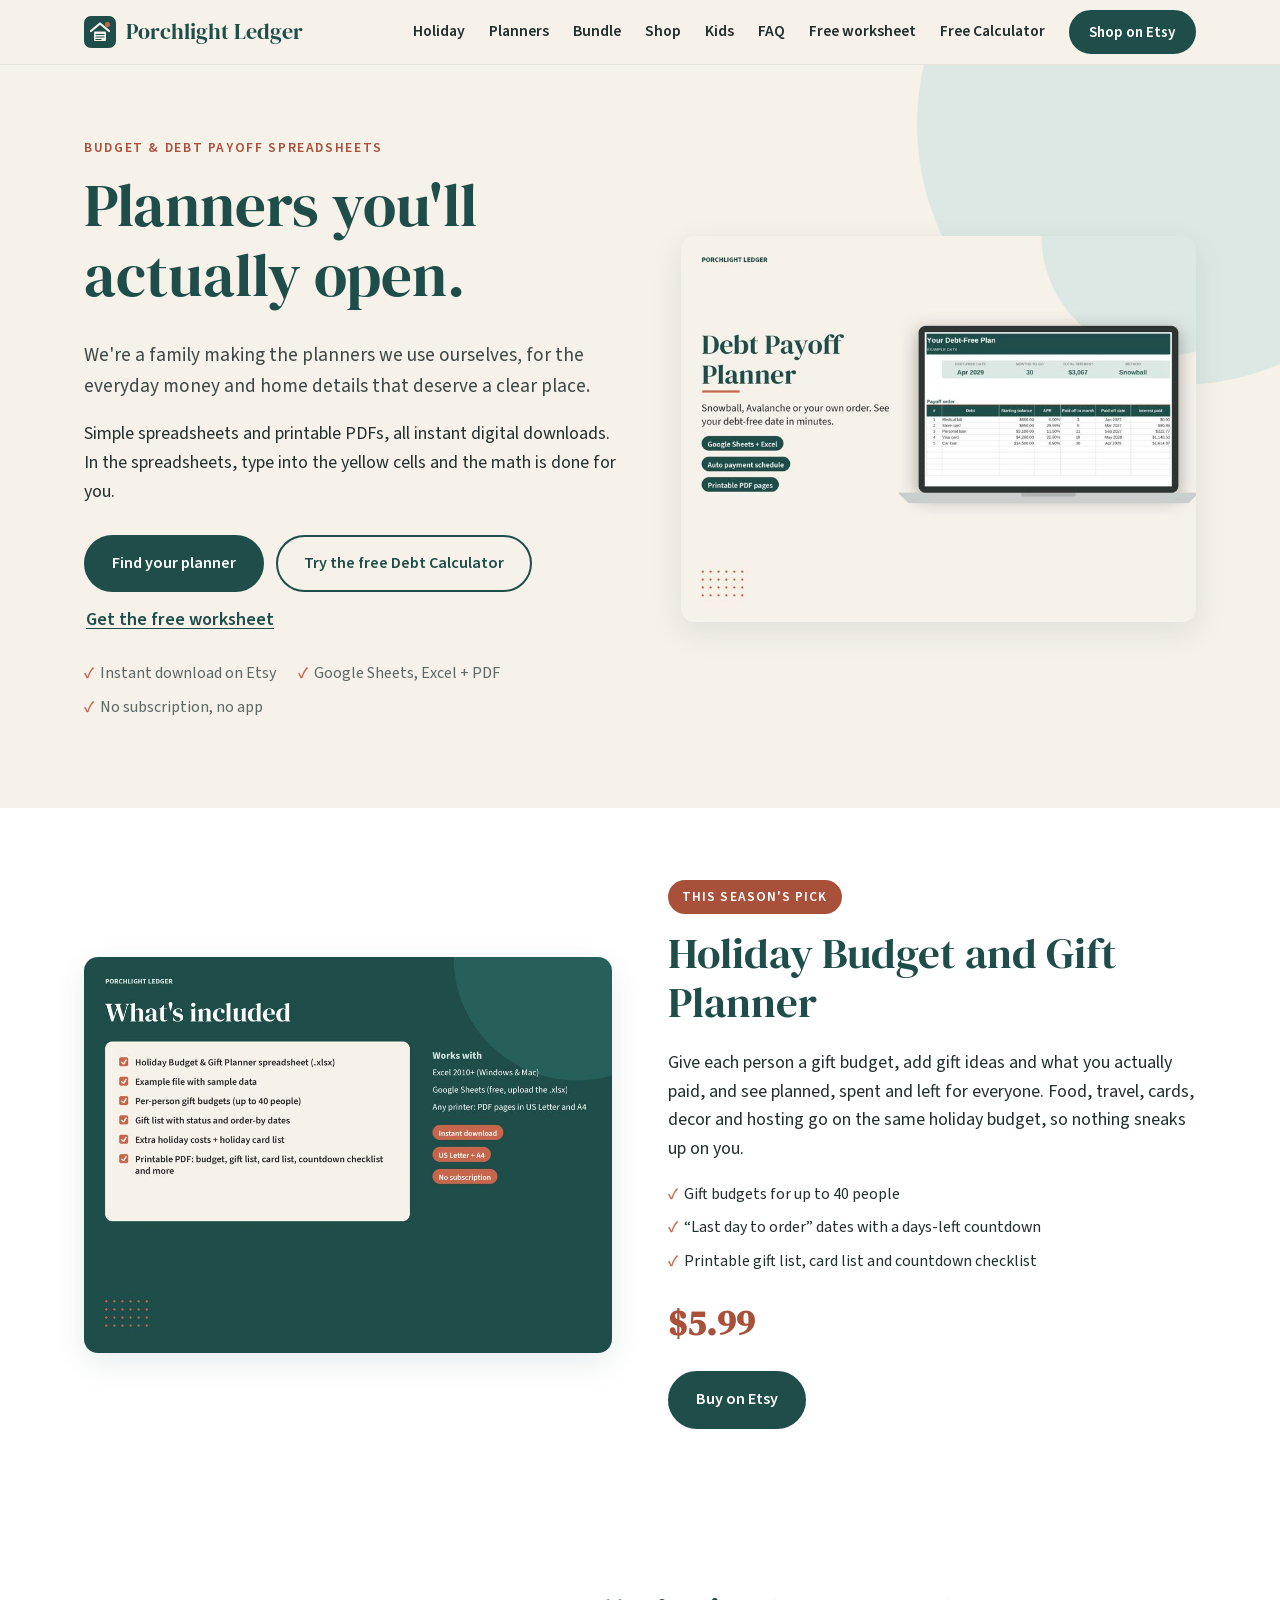
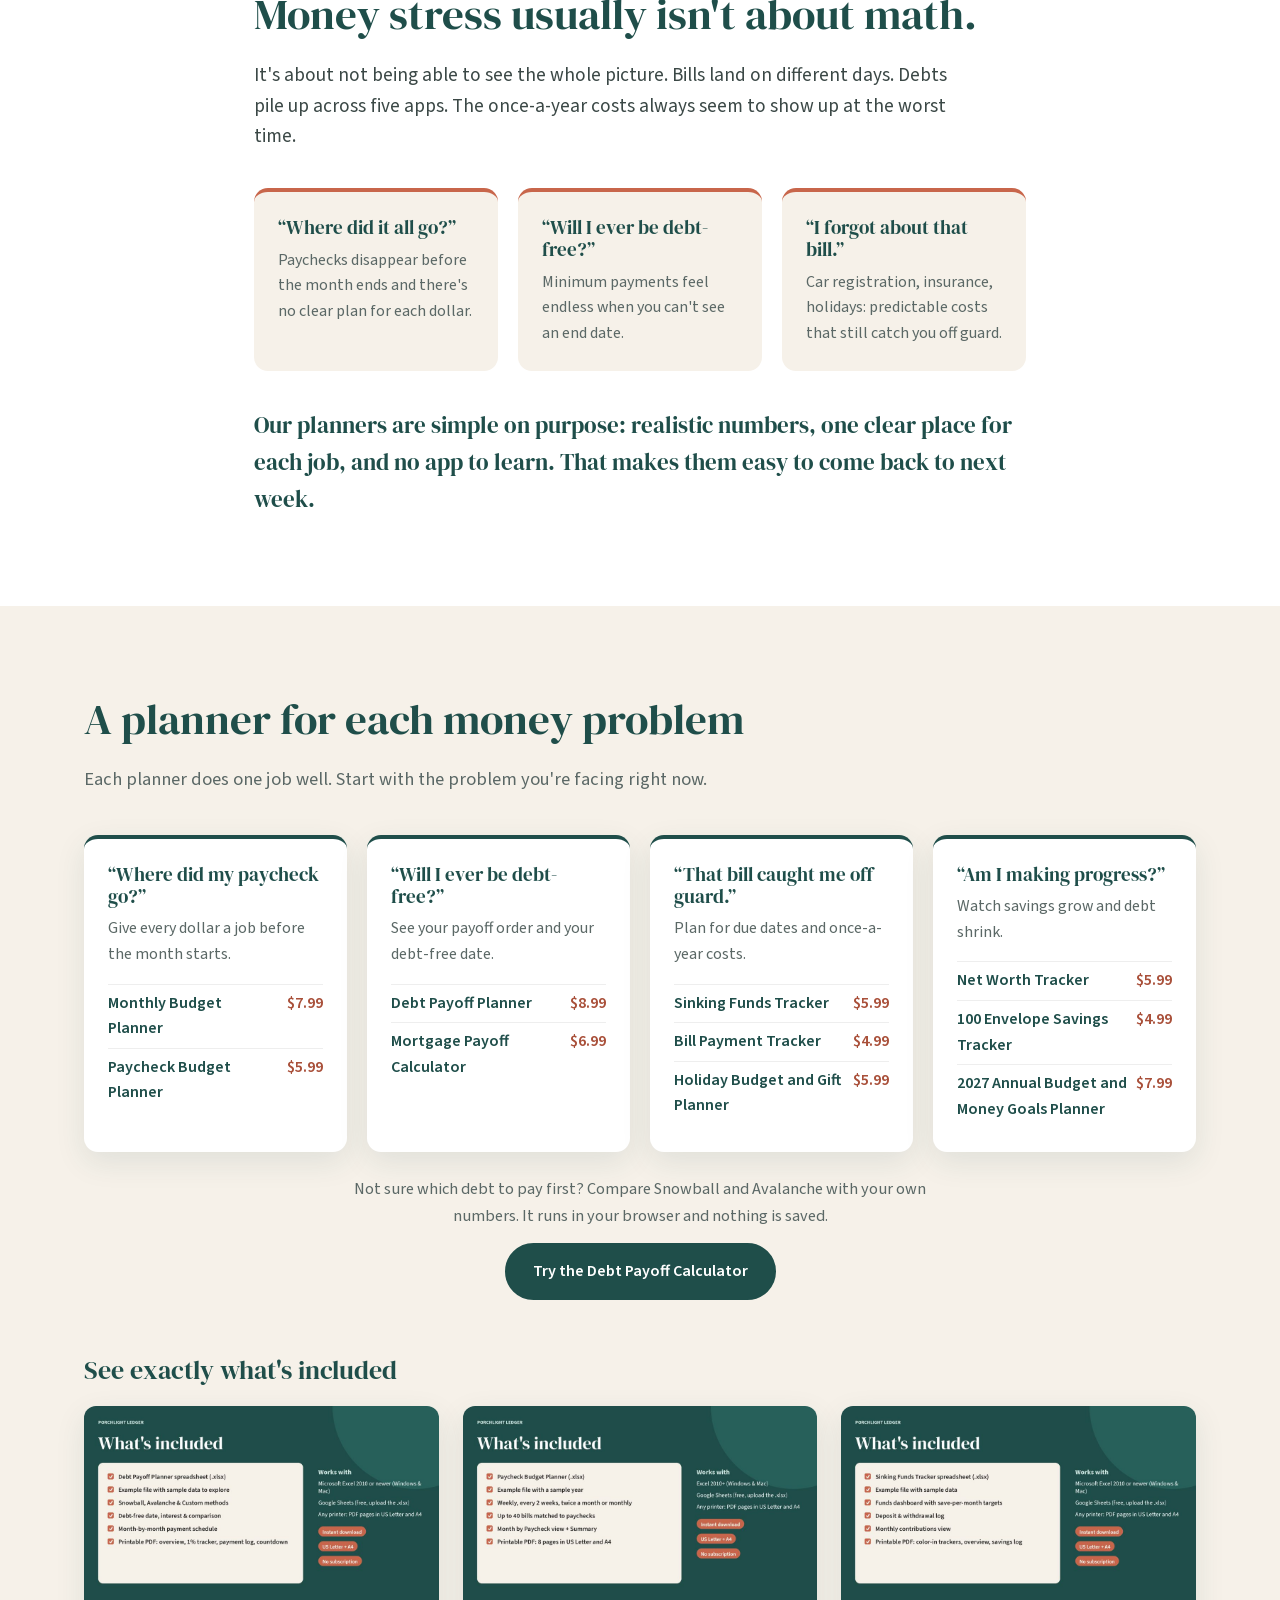
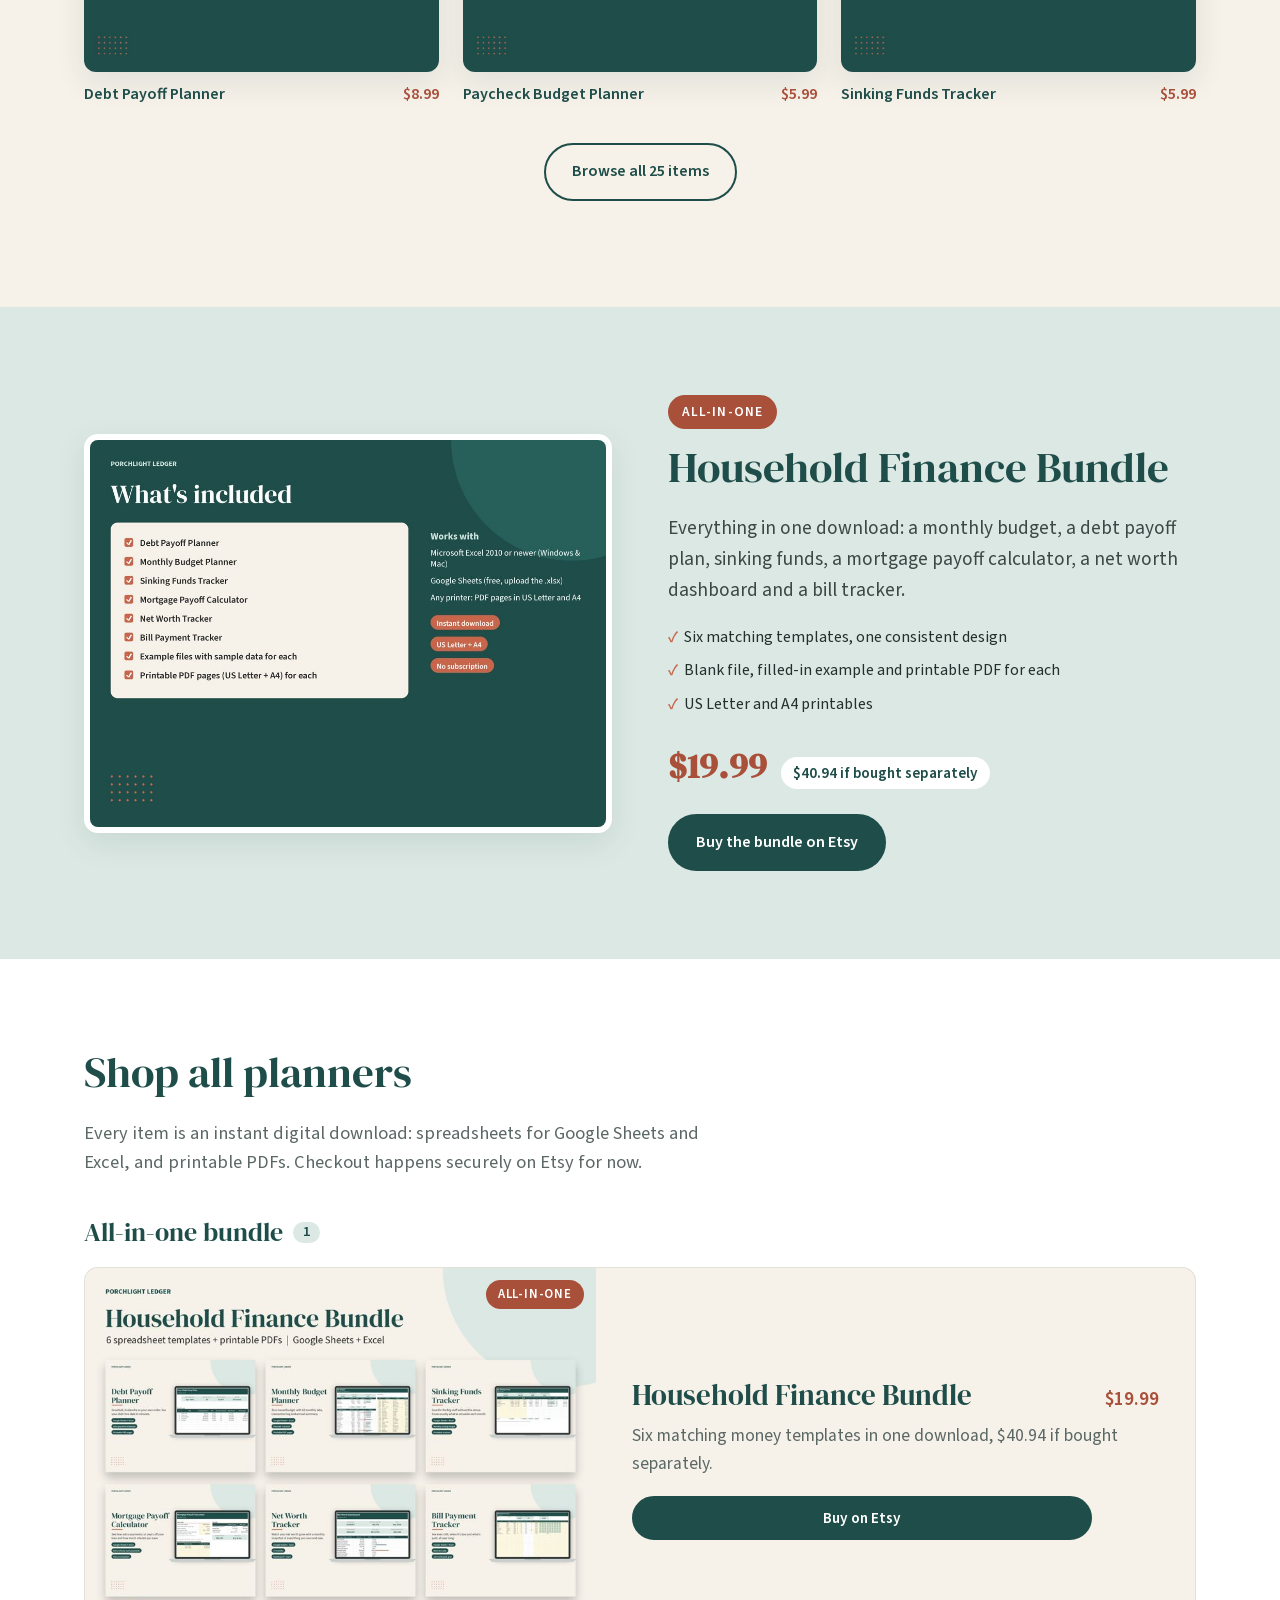
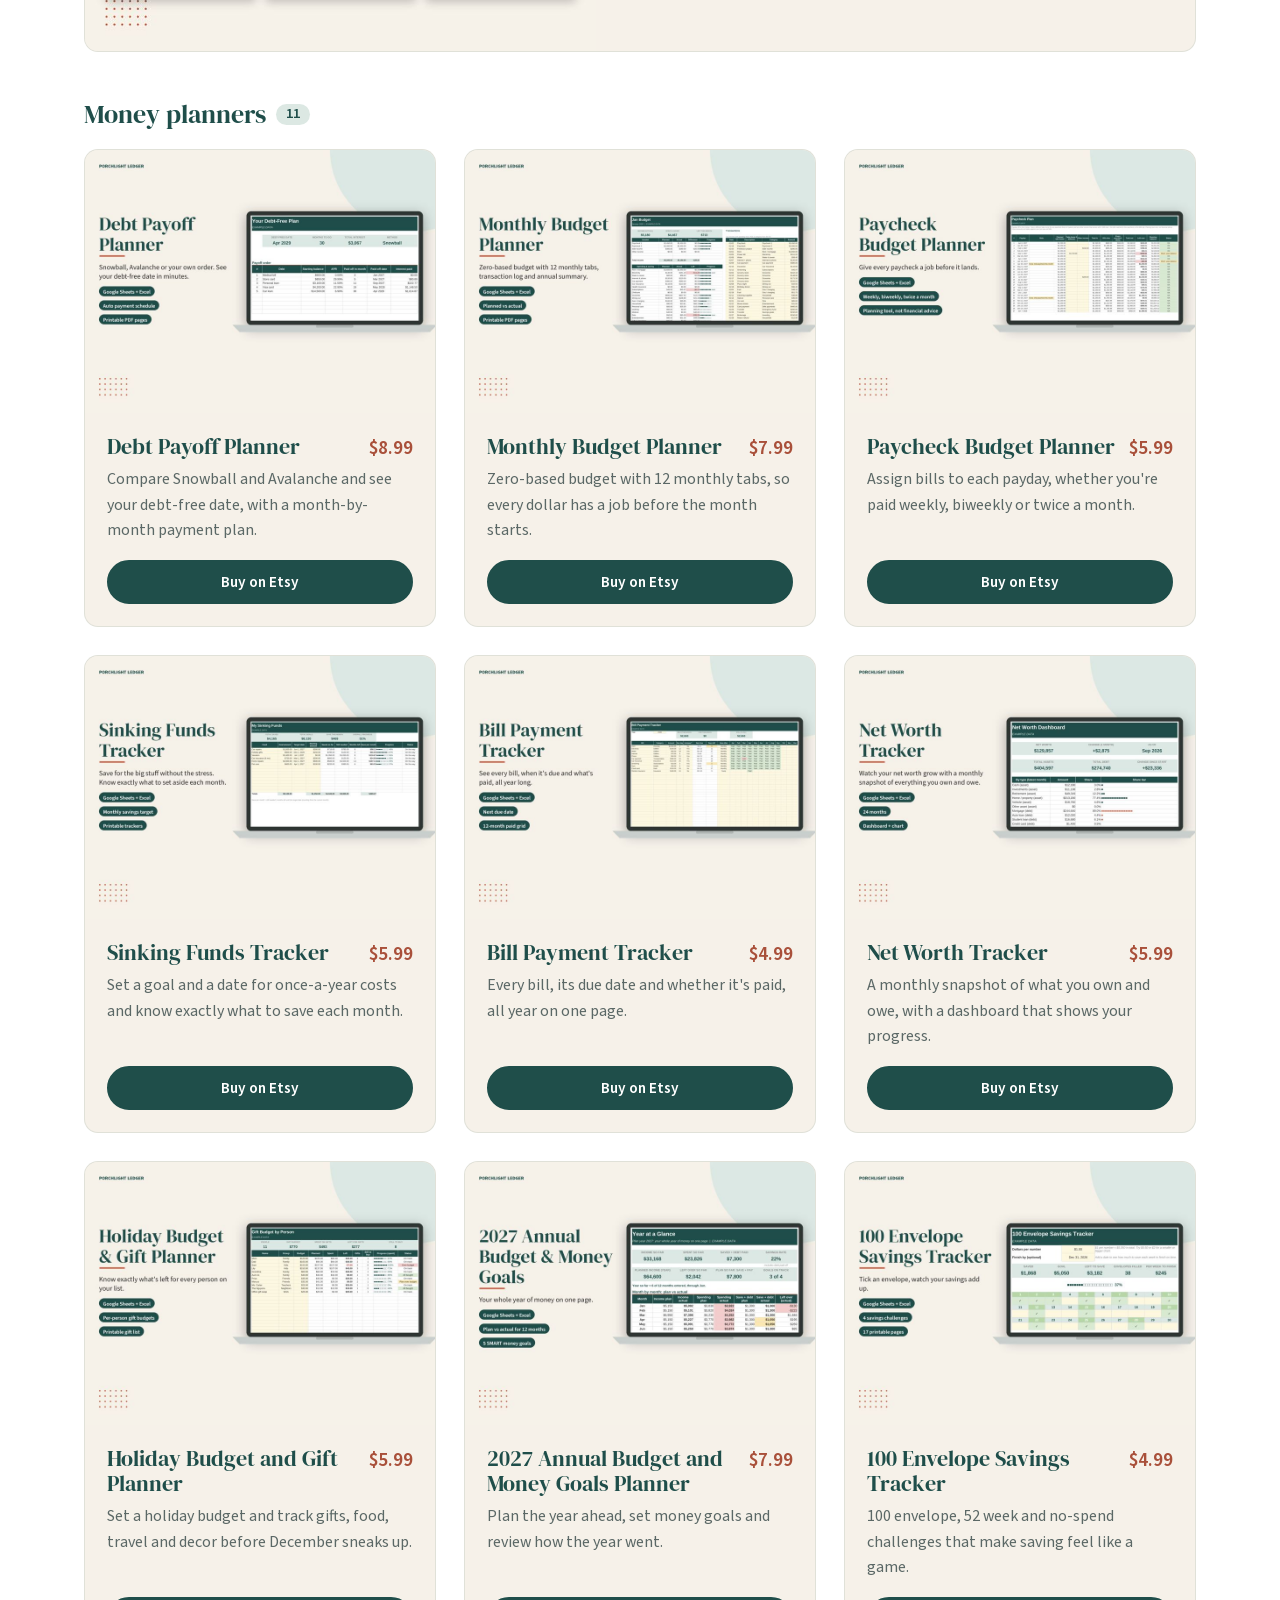
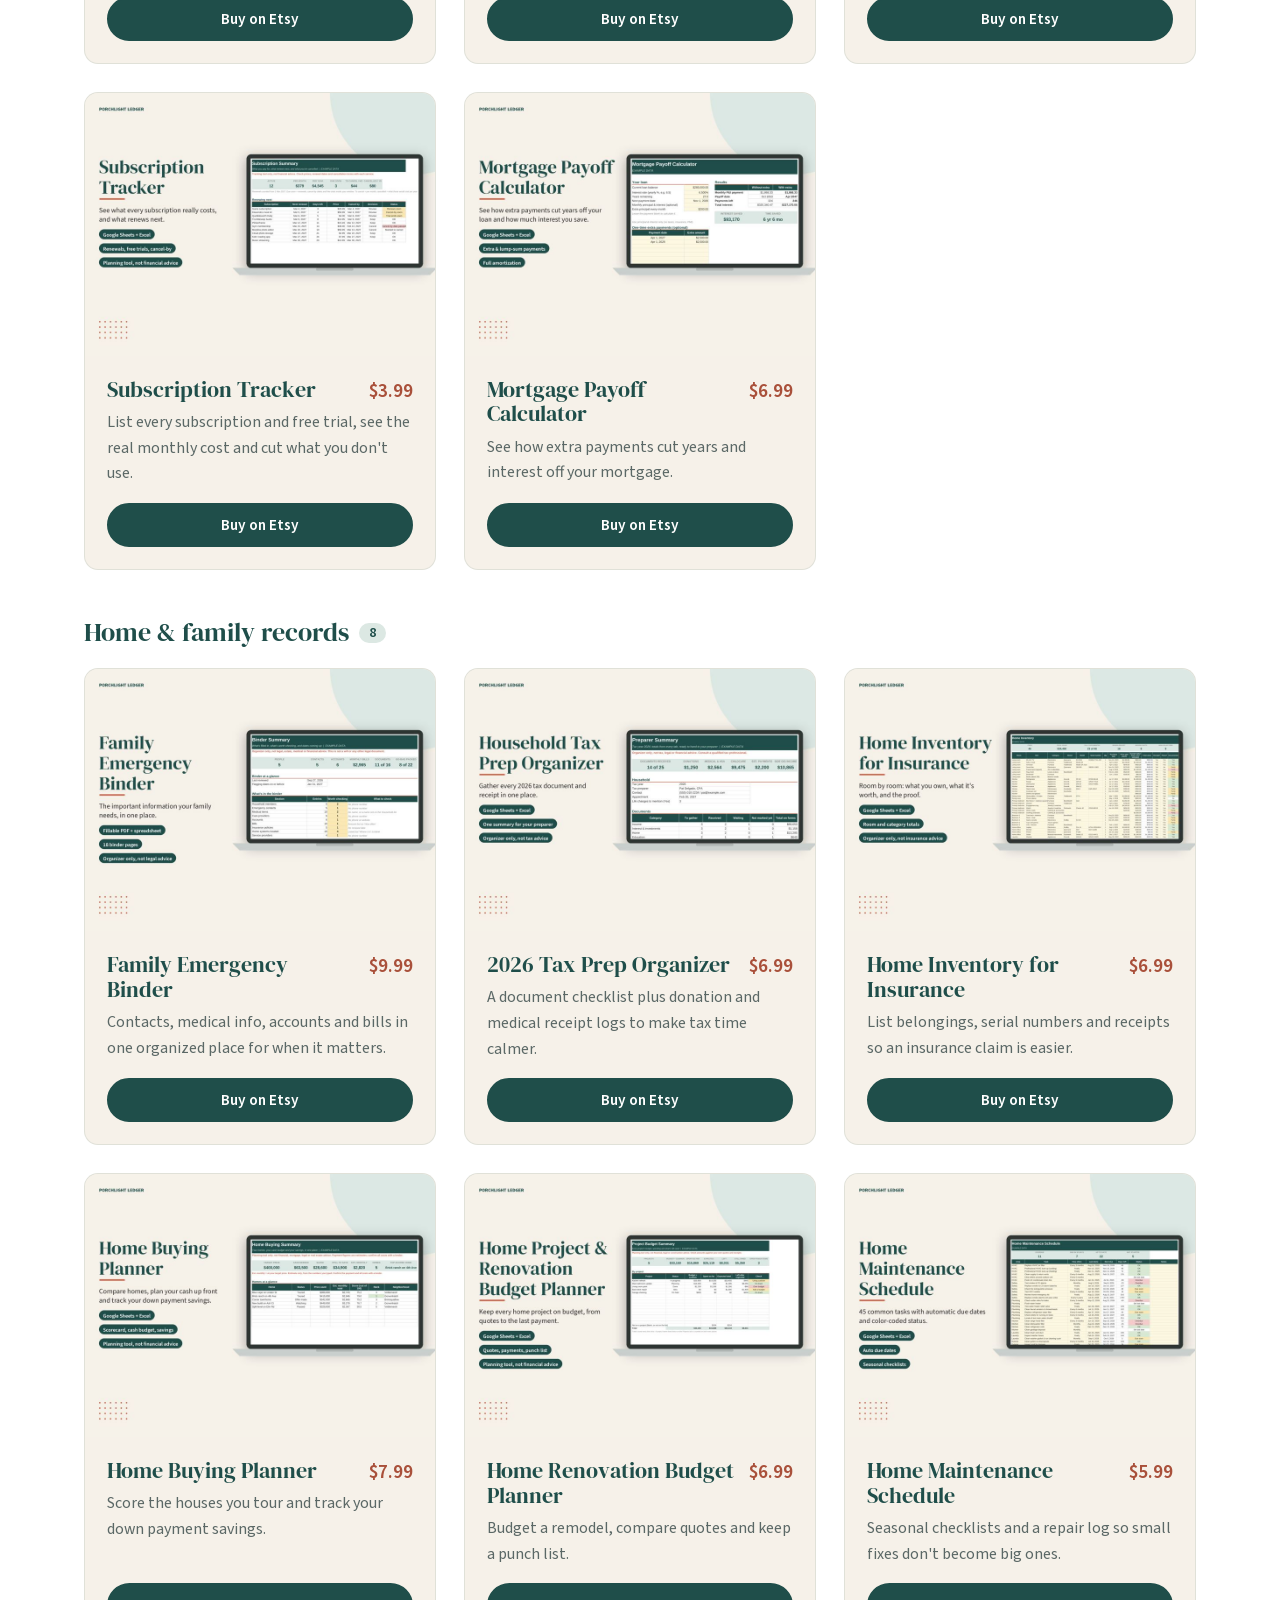
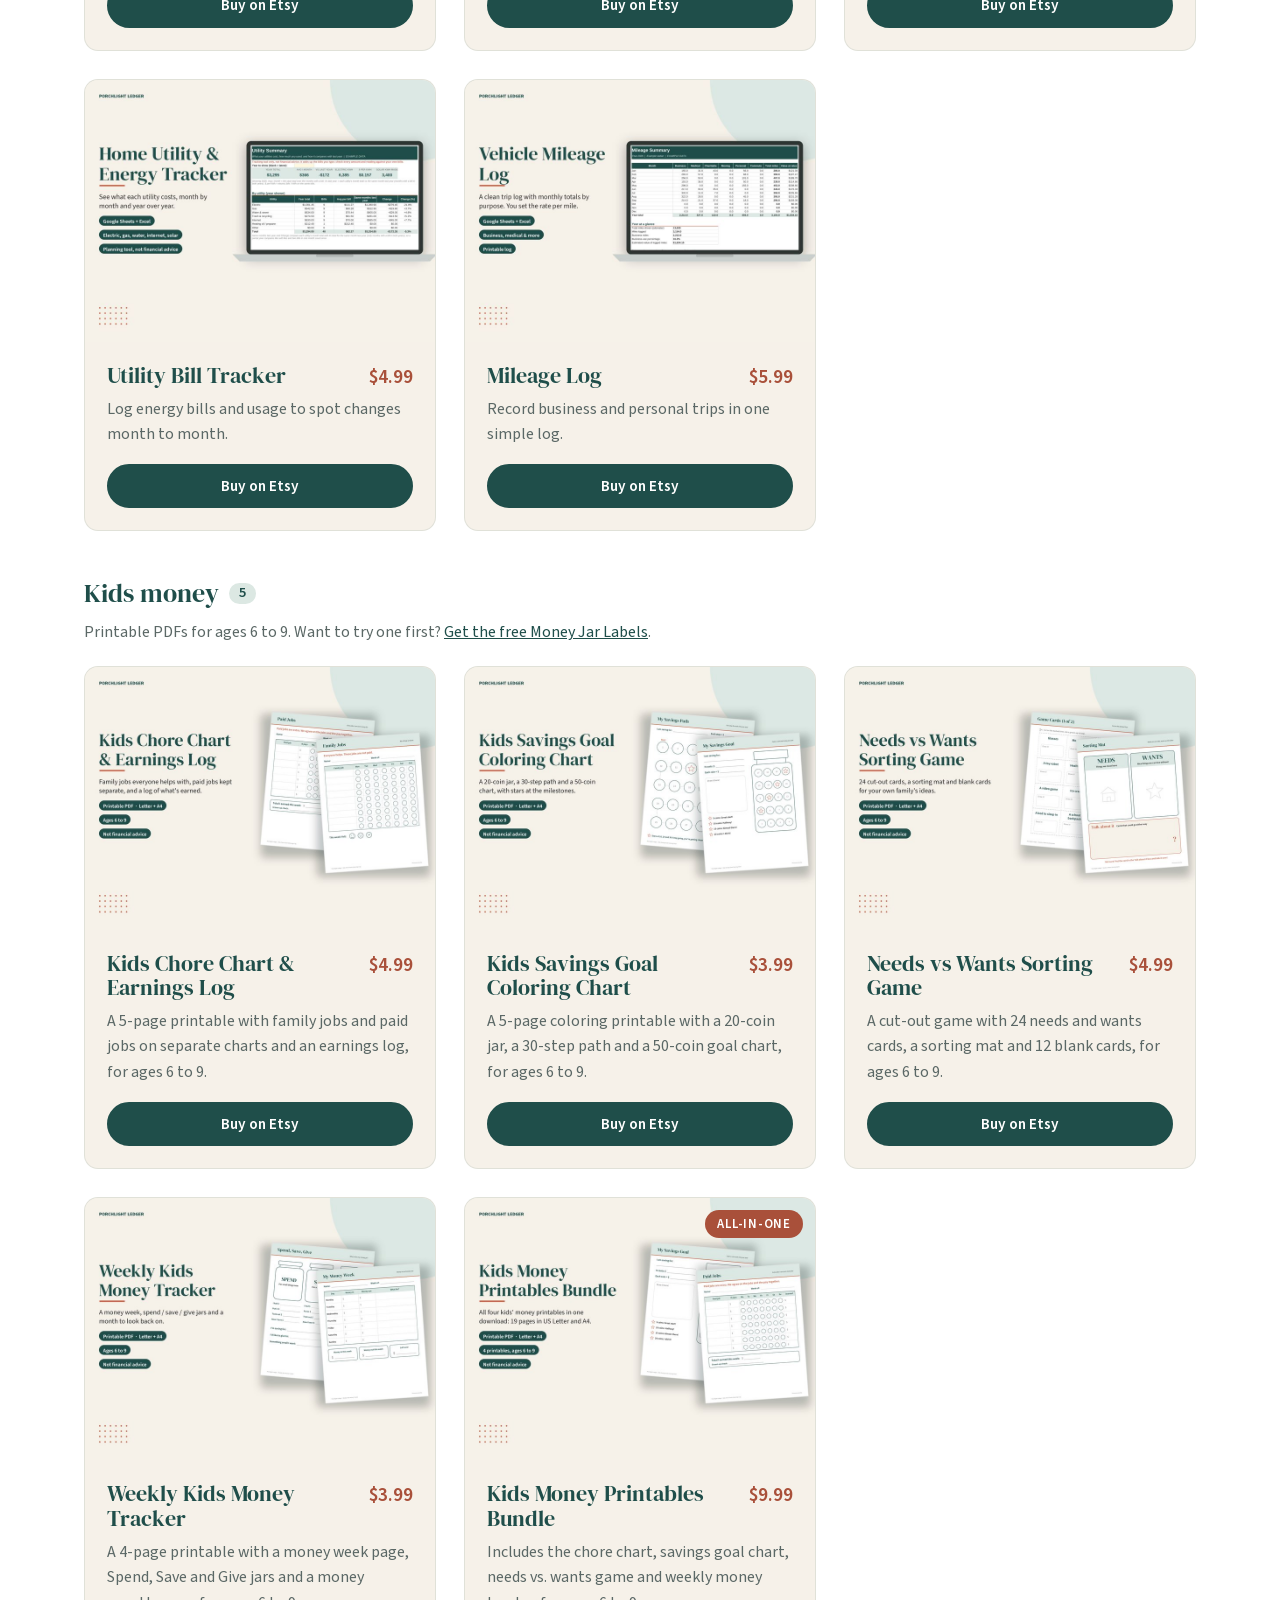
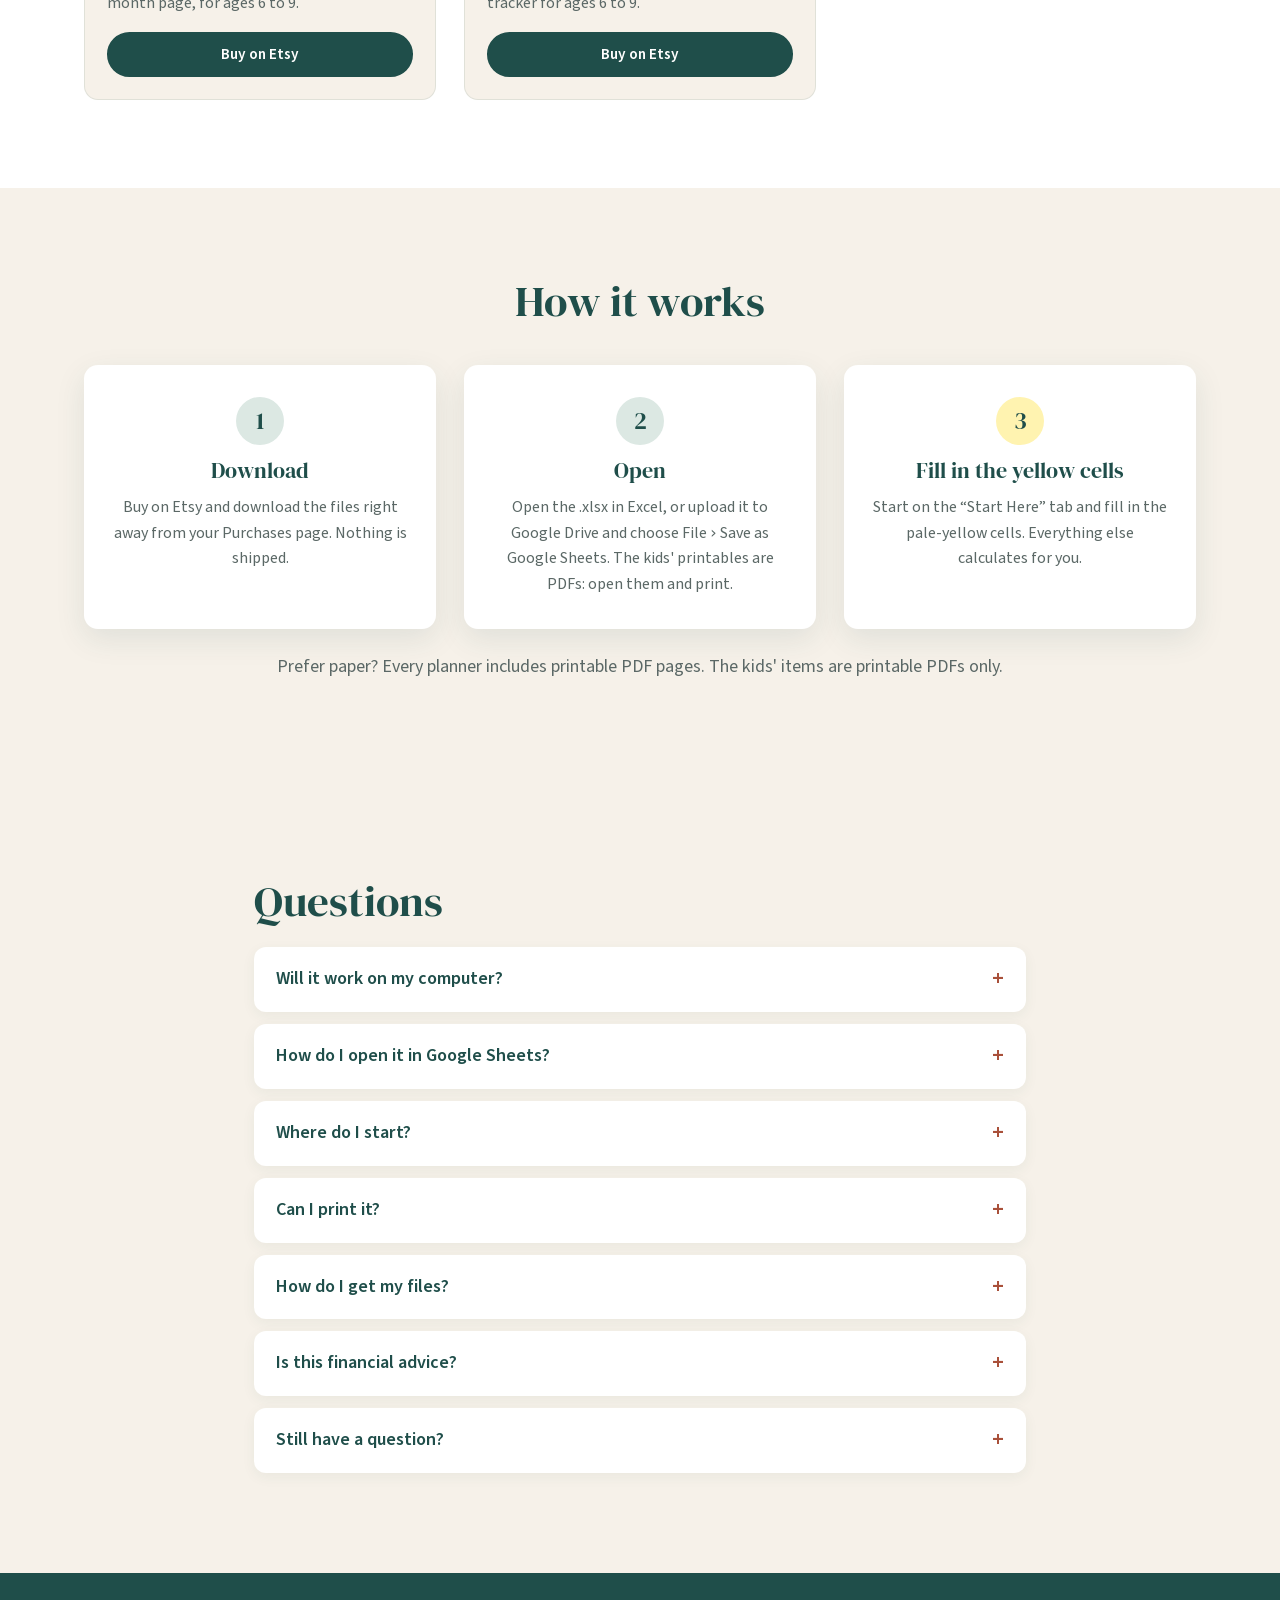
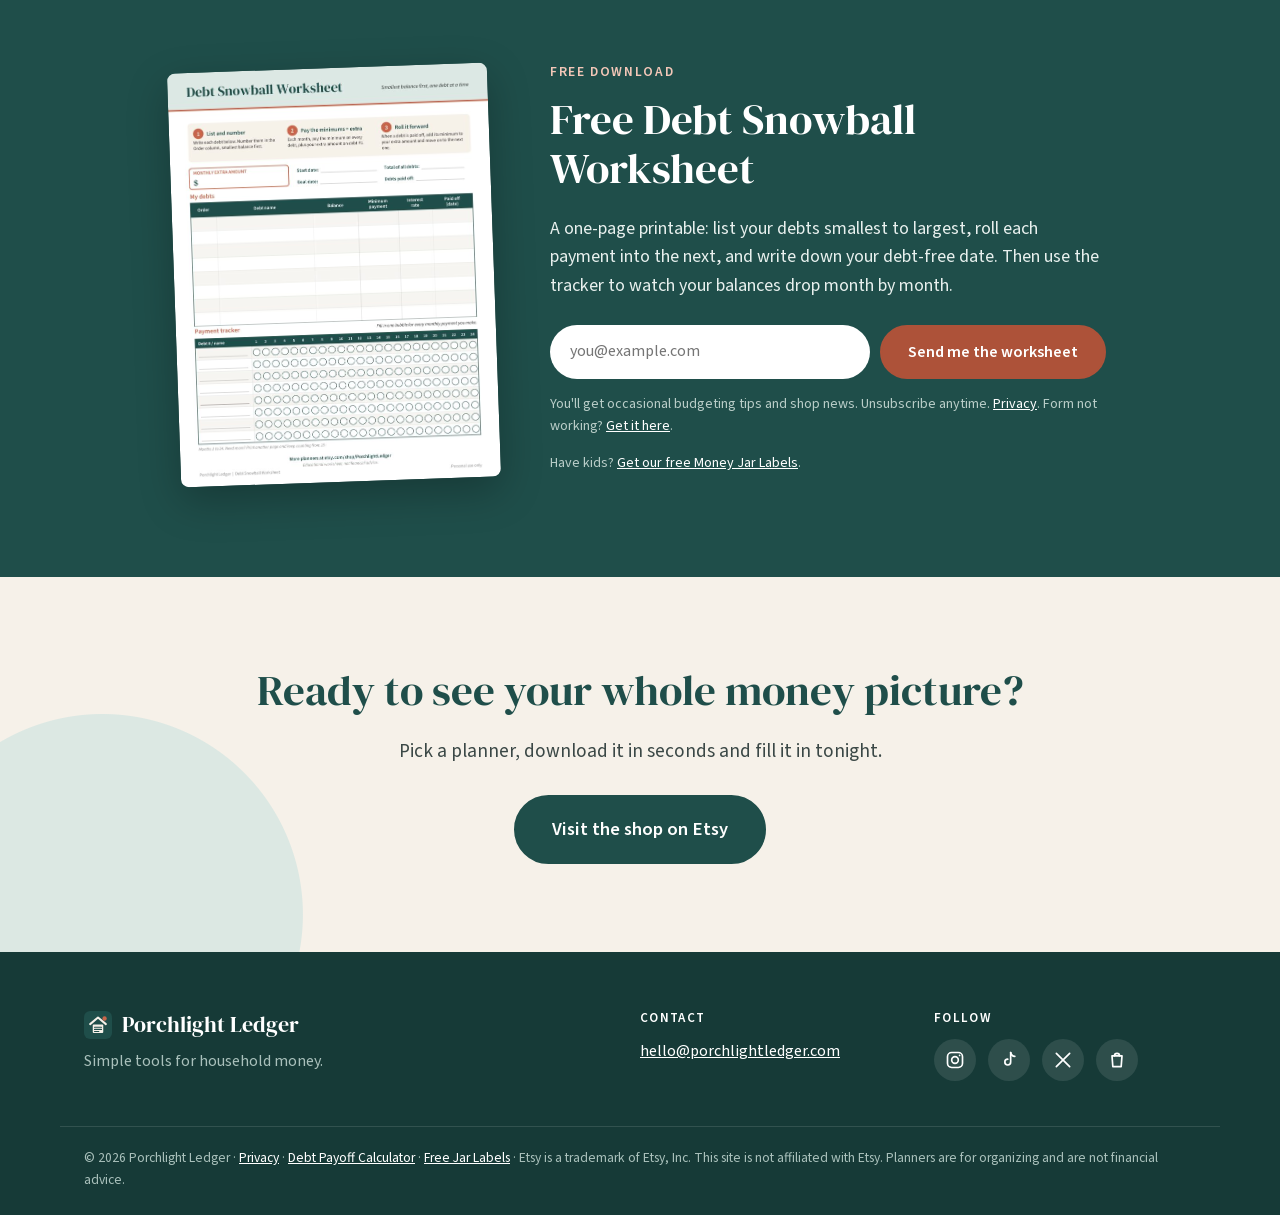
<file: index.html>
<!doctype html>
<html lang="en">
<head>
<meta charset="utf-8">
<meta name="viewport" content="width=device-width, initial-scale=1">
<title>Porchlight Ledger | Budget &amp; Debt Payoff Spreadsheets for Google Sheets and Excel</title>
<meta name="description" content="Simple, good-looking budget, debt payoff and savings spreadsheets, plus printable PDFs and kids' money printables. Instant digital downloads on Etsy. Get the free Debt Snowball Worksheet.">
<link rel="canonical" href="https://porchlightledger.com/">
<meta name="theme-color" content="#1F4E4A">
<meta name="p:domain_verify" content="696fa57ebd6d1eda106fd5c4d9d18822"/>
<link rel="icon" href="favicon.svg" type="image/svg+xml">
<link rel="icon" href="favicon.ico" sizes="32x32">
<link rel="apple-touch-icon" href="apple-touch-icon.png">
<meta property="og:type" content="website">
<meta property="og:site_name" content="Porchlight Ledger">
<meta property="og:title" content="Porchlight Ledger | Simple tools for household money">
<meta property="og:description" content="Budget, debt payoff and savings spreadsheets and printable PDFs, including kids' money printables. Get the free Debt Snowball Worksheet.">
<meta property="og:url" content="https://porchlightledger.com/">
<meta property="og:image" content="https://porchlightledger.com/img/og-image.jpg">
<meta property="og:image:width" content="1200">
<meta property="og:image:height" content="630">
<meta property="og:image:alt" content="Porchlight Ledger: simple tools for household money">
<meta name="twitter:card" content="summary_large_image">
<meta name="twitter:title" content="Porchlight Ledger | Simple tools for household money">
<meta name="twitter:description" content="Budget, debt payoff and savings spreadsheets and printable PDFs, including kids' money printables.">
<meta name="twitter:image" content="https://porchlightledger.com/img/og-image.jpg">
<script type="application/ld+json">{"@context":"https://schema.org","@type":"ItemList","name":"Porchlight Ledger planners","itemListElement":[{"@type":"ListItem","position":1,"item":{"@type":"Product","name":"Household Finance Bundle","description":"Six matching money templates in one download, $40.94 if bought separately.","image":"https://porchlightledger.com/img/bundle.jpg","url":"https://www.etsy.com/listing/4587781978","sku":"4587781978","brand":{"@type":"Brand","name":"Porchlight Ledger"},"offers":{"@type":"Offer","price":"19.99","priceCurrency":"USD","availability":"https://schema.org/InStock","url":"https://www.etsy.com/listing/4587781978"}}},{"@type":"ListItem","position":2,"item":{"@type":"Product","name":"Debt Payoff Planner","description":"Compare Snowball and Avalanche and see your debt-free date, with a month-by-month payment plan.","image":"https://porchlightledger.com/img/debt-payoff.jpg","url":"https://www.etsy.com/listing/4587773080","sku":"4587773080","brand":{"@type":"Brand","name":"Porchlight Ledger"},"offers":{"@type":"Offer","price":"8.99","priceCurrency":"USD","availability":"https://schema.org/InStock","url":"https://www.etsy.com/listing/4587773080"}}},{"@type":"ListItem","position":3,"item":{"@type":"Product","name":"Monthly Budget Planner","description":"Zero-based budget with 12 monthly tabs, so every dollar has a job before the month starts.","image":"https://porchlightledger.com/img/monthly-budget.jpg","url":"https://www.etsy.com/listing/4587774776","sku":"4587774776","brand":{"@type":"Brand","name":"Porchlight Ledger"},"offers":{"@type":"Offer","price":"7.99","priceCurrency":"USD","availability":"https://schema.org/InStock","url":"https://www.etsy.com/listing/4587774776"}}},{"@type":"ListItem","position":4,"item":{"@type":"Product","name":"Paycheck Budget Planner","description":"Assign bills to each payday, whether you're paid weekly, biweekly or twice a month.","image":"https://porchlightledger.com/img/paycheck-budget.jpg","url":"https://www.etsy.com/listing/4587815514","sku":"4587815514","brand":{"@type":"Brand","name":"Porchlight Ledger"},"offers":{"@type":"Offer","price":"5.99","priceCurrency":"USD","availability":"https://schema.org/InStock","url":"https://www.etsy.com/listing/4587815514"}}},{"@type":"ListItem","position":5,"item":{"@type":"Product","name":"Sinking Funds Tracker","description":"Set a goal and a date for once-a-year costs and know exactly what to save each month.","image":"https://porchlightledger.com/img/sinking-funds.jpg","url":"https://www.etsy.com/listing/4587769437","sku":"4587769437","brand":{"@type":"Brand","name":"Porchlight Ledger"},"offers":{"@type":"Offer","price":"5.99","priceCurrency":"USD","availability":"https://schema.org/InStock","url":"https://www.etsy.com/listing/4587769437"}}},{"@type":"ListItem","position":6,"item":{"@type":"Product","name":"Bill Payment Tracker","description":"Every bill, its due date and whether it's paid, all year on one page.","image":"https://porchlightledger.com/img/bill-payment.jpg","url":"https://www.etsy.com/listing/4587772765","sku":"4587772765","brand":{"@type":"Brand","name":"Porchlight Ledger"},"offers":{"@type":"Offer","price":"4.99","priceCurrency":"USD","availability":"https://schema.org/InStock","url":"https://www.etsy.com/listing/4587772765"}}},{"@type":"ListItem","position":7,"item":{"@type":"Product","name":"Net Worth Tracker","description":"A monthly snapshot of what you own and owe, with a dashboard that shows your progress.","image":"https://porchlightledger.com/img/net-worth.jpg","url":"https://www.etsy.com/listing/4587778214","sku":"4587778214","brand":{"@type":"Brand","name":"Porchlight Ledger"},"offers":{"@type":"Offer","price":"5.99","priceCurrency":"USD","availability":"https://schema.org/InStock","url":"https://www.etsy.com/listing/4587778214"}}},{"@type":"ListItem","position":8,"item":{"@type":"Product","name":"Holiday Budget and Gift Planner","description":"Set a holiday budget and track gifts, food, travel and decor before December sneaks up.","image":"https://porchlightledger.com/img/holiday-budget.jpg","url":"https://www.etsy.com/listing/4587778812","sku":"4587778812","brand":{"@type":"Brand","name":"Porchlight Ledger"},"offers":{"@type":"Offer","price":"5.99","priceCurrency":"USD","availability":"https://schema.org/InStock","url":"https://www.etsy.com/listing/4587778812"}}},{"@type":"ListItem","position":9,"item":{"@type":"Product","name":"2027 Annual Budget and Money Goals Planner","description":"Plan the year ahead, set money goals and review how the year went.","image":"https://porchlightledger.com/img/annual-budget-2027.jpg","url":"https://www.etsy.com/listing/4587779330","sku":"4587779330","brand":{"@type":"Brand","name":"Porchlight Ledger"},"offers":{"@type":"Offer","price":"7.99","priceCurrency":"USD","availability":"https://schema.org/InStock","url":"https://www.etsy.com/listing/4587779330"}}},{"@type":"ListItem","position":10,"item":{"@type":"Product","name":"100 Envelope Savings Tracker","description":"100 envelope, 52 week and no-spend challenges that make saving feel like a game.","image":"https://porchlightledger.com/img/envelope-savings.jpg","url":"https://www.etsy.com/listing/4587773147","sku":"4587773147","brand":{"@type":"Brand","name":"Porchlight Ledger"},"offers":{"@type":"Offer","price":"4.99","priceCurrency":"USD","availability":"https://schema.org/InStock","url":"https://www.etsy.com/listing/4587773147"}}},{"@type":"ListItem","position":11,"item":{"@type":"Product","name":"Subscription Tracker","description":"List every subscription and free trial, see the real monthly cost and cut what you don't use.","image":"https://porchlightledger.com/img/subscription-tracker.jpg","url":"https://www.etsy.com/listing/4587812451","sku":"4587812451","brand":{"@type":"Brand","name":"Porchlight Ledger"},"offers":{"@type":"Offer","price":"3.99","priceCurrency":"USD","availability":"https://schema.org/InStock","url":"https://www.etsy.com/listing/4587812451"}}},{"@type":"ListItem","position":12,"item":{"@type":"Product","name":"Mortgage Payoff Calculator","description":"See how extra payments cut years and interest off your mortgage.","image":"https://porchlightledger.com/img/mortgage-payoff.jpg","url":"https://www.etsy.com/listing/4587775360","sku":"4587775360","brand":{"@type":"Brand","name":"Porchlight Ledger"},"offers":{"@type":"Offer","price":"6.99","priceCurrency":"USD","availability":"https://schema.org/InStock","url":"https://www.etsy.com/listing/4587775360"}}},{"@type":"ListItem","position":13,"item":{"@type":"Product","name":"Family Emergency Binder","description":"Contacts, medical info, accounts and bills in one organized place for when it matters.","image":"https://porchlightledger.com/img/emergency-binder.jpg","url":"https://www.etsy.com/listing/4587780419","sku":"4587780419","brand":{"@type":"Brand","name":"Porchlight Ledger"},"offers":{"@type":"Offer","price":"9.99","priceCurrency":"USD","availability":"https://schema.org/InStock","url":"https://www.etsy.com/listing/4587780419"}}},{"@type":"ListItem","position":14,"item":{"@type":"Product","name":"2026 Tax Prep Organizer","description":"A document checklist plus donation and medical receipt logs to make tax time calmer.","image":"https://porchlightledger.com/img/tax-prep.jpg","url":"https://www.etsy.com/listing/4587781246","sku":"4587781246","brand":{"@type":"Brand","name":"Porchlight Ledger"},"offers":{"@type":"Offer","price":"6.99","priceCurrency":"USD","availability":"https://schema.org/InStock","url":"https://www.etsy.com/listing/4587781246"}}},{"@type":"ListItem","position":15,"item":{"@type":"Product","name":"Home Inventory for Insurance","description":"List belongings, serial numbers and receipts so an insurance claim is easier.","image":"https://porchlightledger.com/img/home-inventory.jpg","url":"https://www.etsy.com/listing/4587779075","sku":"4587779075","brand":{"@type":"Brand","name":"Porchlight Ledger"},"offers":{"@type":"Offer","price":"6.99","priceCurrency":"USD","availability":"https://schema.org/InStock","url":"https://www.etsy.com/listing/4587779075"}}},{"@type":"ListItem","position":16,"item":{"@type":"Product","name":"Home Buying Planner","description":"Score the houses you tour and track your down payment savings.","image":"https://porchlightledger.com/img/home-buying.jpg","url":"https://www.etsy.com/listing/4587812227","sku":"4587812227","brand":{"@type":"Brand","name":"Porchlight Ledger"},"offers":{"@type":"Offer","price":"7.99","priceCurrency":"USD","availability":"https://schema.org/InStock","url":"https://www.etsy.com/listing/4587812227"}}},{"@type":"ListItem","position":17,"item":{"@type":"Product","name":"Home Renovation Budget Planner","description":"Budget a remodel, compare quotes and keep a punch list.","image":"https://porchlightledger.com/img/home-renovation.jpg","url":"https://www.etsy.com/listing/4587816224","sku":"4587816224","brand":{"@type":"Brand","name":"Porchlight Ledger"},"offers":{"@type":"Offer","price":"6.99","priceCurrency":"USD","availability":"https://schema.org/InStock","url":"https://www.etsy.com/listing/4587816224"}}},{"@type":"ListItem","position":18,"item":{"@type":"Product","name":"Home Maintenance Schedule","description":"Seasonal checklists and a repair log so small fixes don't become big ones.","image":"https://porchlightledger.com/img/home-maintenance.jpg","url":"https://www.etsy.com/listing/4587775584","sku":"4587775584","brand":{"@type":"Brand","name":"Porchlight Ledger"},"offers":{"@type":"Offer","price":"5.99","priceCurrency":"USD","availability":"https://schema.org/InStock","url":"https://www.etsy.com/listing/4587775584"}}},{"@type":"ListItem","position":19,"item":{"@type":"Product","name":"Utility Bill Tracker","description":"Log energy bills and usage to spot changes month to month.","image":"https://porchlightledger.com/img/utility-bill.jpg","url":"https://www.etsy.com/listing/4587819474","sku":"4587819474","brand":{"@type":"Brand","name":"Porchlight Ledger"},"offers":{"@type":"Offer","price":"4.99","priceCurrency":"USD","availability":"https://schema.org/InStock","url":"https://www.etsy.com/listing/4587819474"}}},{"@type":"ListItem","position":20,"item":{"@type":"Product","name":"Mileage Log","description":"Record business and personal trips in one simple log.","image":"https://porchlightledger.com/img/mileage-log.jpg","url":"https://www.etsy.com/listing/4587775796","sku":"4587775796","brand":{"@type":"Brand","name":"Porchlight Ledger"},"offers":{"@type":"Offer","price":"5.99","priceCurrency":"USD","availability":"https://schema.org/InStock","url":"https://www.etsy.com/listing/4587775796"}}},{"@type":"ListItem","position":21,"item":{"@type":"Product","name":"Kids Chore Chart & Earnings Log","description":"A 5-page printable with family jobs and paid jobs on separate charts and an earnings log, for ages 6 to 9.","image":"https://porchlightledger.com/img/kids-chore-chart.jpg","url":"https://www.etsy.com/listing/4592768937","sku":"4592768937","brand":{"@type":"Brand","name":"Porchlight Ledger"},"offers":{"@type":"Offer","price":"4.99","priceCurrency":"USD","availability":"https://schema.org/InStock","url":"https://www.etsy.com/listing/4592768937"}}},{"@type":"ListItem","position":22,"item":{"@type":"Product","name":"Kids Savings Goal Coloring Chart","description":"A 5-page coloring printable with a 20-coin jar, a 30-step path and a 50-coin goal chart, for ages 6 to 9.","image":"https://porchlightledger.com/img/kids-savings-goal.jpg","url":"https://www.etsy.com/listing/4592785658","sku":"4592785658","brand":{"@type":"Brand","name":"Porchlight Ledger"},"offers":{"@type":"Offer","price":"3.99","priceCurrency":"USD","availability":"https://schema.org/InStock","url":"https://www.etsy.com/listing/4592785658"}}},{"@type":"ListItem","position":23,"item":{"@type":"Product","name":"Needs vs Wants Sorting Game","description":"A cut-out game with 24 needs and wants cards, a sorting mat and 12 blank cards, for ages 6 to 9.","image":"https://porchlightledger.com/img/kids-needs-wants.jpg","url":"https://www.etsy.com/listing/4592786060","sku":"4592786060","brand":{"@type":"Brand","name":"Porchlight Ledger"},"offers":{"@type":"Offer","price":"4.99","priceCurrency":"USD","availability":"https://schema.org/InStock","url":"https://www.etsy.com/listing/4592786060"}}},{"@type":"ListItem","position":24,"item":{"@type":"Product","name":"Weekly Kids Money Tracker","description":"A 4-page printable with a money week page, Spend, Save and Give jars and a money month page, for ages 6 to 9.","image":"https://porchlightledger.com/img/kids-money-tracker.jpg","url":"https://www.etsy.com/listing/4592786860","sku":"4592786860","brand":{"@type":"Brand","name":"Porchlight Ledger"},"offers":{"@type":"Offer","price":"3.99","priceCurrency":"USD","availability":"https://schema.org/InStock","url":"https://www.etsy.com/listing/4592786860"}}},{"@type":"ListItem","position":25,"item":{"@type":"Product","name":"Kids Money Printables Bundle","description":"Includes the chore chart, savings goal chart, needs vs. wants game and weekly money tracker for ages 6 to 9.","image":"https://porchlightledger.com/img/kids-bundle.jpg","url":"https://www.etsy.com/listing/4592772241","sku":"4592772241","brand":{"@type":"Brand","name":"Porchlight Ledger"},"offers":{"@type":"Offer","price":"9.99","priceCurrency":"USD","availability":"https://schema.org/InStock","url":"https://www.etsy.com/listing/4592772241"}}}]}</script>
<link rel="preload" href="fonts/dm-serif-display.woff2" as="font" type="font/woff2" crossorigin>
<link rel="preload" href="fonts/source-sans-400.woff2" as="font" type="font/woff2" crossorigin>
<link rel="preload" href="fonts/source-sans-600.woff2" as="font" type="font/woff2" crossorigin>
<link rel="stylesheet" href="styles.css">
<script type="application/ld+json">{"@context":"https://schema.org","@type":"Organization","name":"Porchlight Ledger","url":"https://porchlightledger.com/","logo":"https://porchlightledger.com/apple-touch-icon.png","email":"hello@porchlightledger.com","sameAs":["https://www.etsy.com/shop/PorchlightLedger","https://www.instagram.com/porchlightledger/","https://www.tiktok.com/@joshuawildman4","https://x.com/JoshuaWildman7"]}</script>
</head>
<body>
<a class="skip" href="#main">Skip to content</a>
<header class="site-header">
  <div class="wrap nav">
    <a class="brand" href="#top" aria-label="Porchlight Ledger home"><img src="favicon.svg" alt="" width="32" height="32"> Porchlight Ledger</a>
    <nav aria-label="Main">
      <a href="#holiday">Holiday</a>
      <a href="#planners">Planners</a>
      <a href="#bundle">Bundle</a>
      <a href="#shop">Shop</a>
      <a href="#kids">Kids</a>
      <a href="#faq">FAQ</a>
      <a href="#free">Free worksheet</a>
      <a class="nav-keep" href="debt-planner/">Free Calculator</a>
      <a class="btn btn-small" href="https://www.etsy.com/shop/PorchlightLedger" target="_blank" rel="noopener">Shop on Etsy</a>
    </nav>
  </div>
</header>

<main id="main">
<!-- 1. Hook -->
<section class="hero" id="top">
  <div class="wrap hero-grid">
    <div>
      <p class="eyebrow">Budget &amp; debt payoff spreadsheets</p>
      <h1>Planners you'll actually open.</h1>
      <p class="lead">We're a family making the planners we use ourselves, for the everyday money and home details that deserve a clear place.</p>
      <p>Simple spreadsheets and printable PDFs, all instant digital downloads. In the spreadsheets, type into the yellow cells and the math is done for you.</p>
      <div class="cta-row">
        <a class="btn" href="#planners">Find your planner</a>
        <a class="btn btn-ghost" href="debt-planner/">Try the free Debt Calculator</a>
        <a class="btn-link" href="#free">Get the free worksheet</a>
      </div>
      <ul class="ticks">
        <li>Instant download on Etsy</li>
        <li>Google Sheets, Excel + PDF</li>
        <li>No subscription, no app</li>
      </ul>
    </div>
    <img class="hero-img" src="img/debt-payoff.jpg" alt="Debt Payoff Planner spreadsheet showing a debt-free date and payment schedule" width="800" height="600">
  </div>
</section>

<!-- Seasonal pick -->
<section class="seasonal" id="holiday" aria-labelledby="holiday-h">
  <div class="wrap seasonal-grid">
    <img src="img/included-holiday-budget.jpg" alt="What's included in the Holiday Budget and Gift Planner" width="1000" height="750" loading="lazy">
    <div>
      <p class="badge">This season's pick</p>
      <h2 id="holiday-h">Holiday Budget and Gift Planner</h2>
      <p>Give each person a gift budget, add gift ideas and what you actually paid, and see planned, spent and left for everyone. Food, travel, cards, decor and hosting go on the same holiday budget, so nothing sneaks up on you.</p>
      <ul class="ticks ticks-col">
        <li>Gift budgets for up to 40 people</li>
        <li>“Last day to order” dates with a days-left countdown</li>
        <li>Printable gift list, card list and countdown checklist</li>
      </ul>
      <p class="bundle-price"><span class="price big">$5.99</span></p>
      <a class="btn" href="https://www.etsy.com/listing/4587778812" target="_blank" rel="noopener">Buy on Etsy</a>
    </div>
  </div>
</section>

<!-- 2. Problem -->
<section class="problem">
  <div class="wrap narrow">
    <h2>Money stress usually isn't about math.</h2>
    <p class="lead">It's about not being able to see the whole picture. Bills land on different days. Debts pile up across five apps. The once-a-year costs always seem to show up at the worst time.</p>
    <div class="pain-grid">
      <div class="pain"><h3>“Where did it all go?”</h3><p>Paychecks disappear before the month ends and there's no clear plan for each dollar.</p></div>
      <div class="pain"><h3>“Will I ever be debt-free?”</h3><p>Minimum payments feel endless when you can't see an end date.</p></div>
      <div class="pain"><h3>“I forgot about that bill.”</h3><p>Car registration, insurance, holidays: predictable costs that still catch you off guard.</p></div>
    </div>
    <p class="bridge">Our planners are simple on purpose: realistic numbers, one clear place for each job, and no app to learn. That makes them easy to come back to next week.</p>
  </div>
</section>

<!-- 3. Planners: pick by problem (links into the Shop, no duplicate cards) -->
<section id="planners" class="planners">
  <div class="wrap">
    <h2>A planner for each money problem</h2>
    <p class="section-lead">Each planner does one job well. Start with the problem you're facing right now.</p>
    <div class="fit-grid">
      <div class="fit"><h3>“Where did my paycheck go?”</h3><p>Give every dollar a job before the month starts.</p><ul><li><a href="#p-4587774776">Monthly Budget Planner</a> <span class="price-inline">$7.99</span></li><li><a href="#p-4587815514">Paycheck Budget Planner</a> <span class="price-inline">$5.99</span></li></ul></div>
      <div class="fit"><h3>“Will I ever be debt-free?”</h3><p>See your payoff order and your debt-free date.</p><ul><li><a href="#p-4587773080">Debt Payoff Planner</a> <span class="price-inline">$8.99</span></li><li><a href="#p-4587775360">Mortgage Payoff Calculator</a> <span class="price-inline">$6.99</span></li></ul></div>
      <div class="fit"><h3>“That bill caught me off guard.”</h3><p>Plan for due dates and once-a-year costs.</p><ul><li><a href="#p-4587769437">Sinking Funds Tracker</a> <span class="price-inline">$5.99</span></li><li><a href="#p-4587772765">Bill Payment Tracker</a> <span class="price-inline">$4.99</span></li><li><a href="#p-4587778812">Holiday Budget and Gift Planner</a> <span class="price-inline">$5.99</span></li></ul></div>
      <div class="fit"><h3>“Am I making progress?”</h3><p>Watch savings grow and debt shrink.</p><ul><li><a href="#p-4587778214">Net Worth Tracker</a> <span class="price-inline">$5.99</span></li><li><a href="#p-4587773147">100 Envelope Savings Tracker</a> <span class="price-inline">$4.99</span></li><li><a href="#p-4587779330">2027 Annual Budget and Money Goals Planner</a> <span class="price-inline">$7.99</span></li></ul></div>
    </div>
    <div class="calc-note">
      <p>Not sure which debt to pay first? Compare Snowball and Avalanche with your own numbers. It runs in your browser and nothing is saved.</p>
      <a class="btn" href="debt-planner/">Try the Debt Payoff Calculator</a>
    </div>
    <h3 class="included-title">See exactly what's included</h3>
    <div class="included-grid">
      <figure><a href="#p-4587773080"><img src="img/included-debt-payoff.jpg" alt="What's included in the Debt Payoff Planner" width="1000" height="750" loading="lazy"></a><figcaption><a href="#p-4587773080">Debt Payoff Planner</a> <span class="price-inline">$8.99</span></figcaption></figure>
      <figure><a href="#p-4587815514"><img src="img/included-paycheck-budget.jpg" alt="What's included in the Paycheck Budget Planner" width="1000" height="750" loading="lazy"></a><figcaption><a href="#p-4587815514">Paycheck Budget Planner</a> <span class="price-inline">$5.99</span></figcaption></figure>
      <figure><a href="#p-4587769437"><img src="img/included-sinking-funds.jpg" alt="What's included in the Sinking Funds Tracker" width="1000" height="750" loading="lazy"></a><figcaption><a href="#p-4587769437">Sinking Funds Tracker</a> <span class="price-inline">$5.99</span></figcaption></figure>
    </div>
    <p class="center"><a class="btn btn-ghost" href="#shop">Browse all 25 items</a></p>
  </div>
</section>

<!-- 4. Bundle -->
<section id="bundle" class="bundle">
  <div class="wrap bundle-grid">
    <img src="img/included-bundle.jpg" alt="What's included in the Household Finance Bundle: six matching templates" width="1000" height="750" loading="lazy">
    <div>
      <p class="badge">All-in-one</p>
      <h2>Household Finance Bundle</h2>
      <p class="lead">Everything in one download: a monthly budget, a debt payoff plan, sinking funds, a mortgage payoff calculator, a net worth dashboard and a bill tracker.</p>
      <ul class="ticks ticks-col">
        <li>Six matching templates, one consistent design</li>
        <li>Blank file, filled-in example and printable PDF for each</li>
        <li>US Letter and A4 printables</li>
      </ul>
      <p class="bundle-price"><span class="price big">$19.99</span> <span class="save">$40.94 if bought separately</span></p>
      <a class="btn" href="https://www.etsy.com/listing/4587781978" target="_blank" rel="noopener">Buy the bundle on Etsy</a>
    </div>
  </div>
</section>

<!-- Shop: every Etsy item (generated from src/build.py) -->
<section id="shop" class="shop">
  <div class="wrap">
    <h2>Shop all planners</h2>
    <p class="section-lead">Every item is an instant digital download: spreadsheets for Google Sheets and Excel, and printable PDFs. Checkout happens securely on Etsy for now.</p>
    <h3 class="shop-group">All-in-one bundle <span class="count">1</span></h3>
    <div class="grid">
      <article class="card card-wide" id="p-4587781978">
        <a class="card-img" href="https://www.etsy.com/listing/4587781978" target="_blank" rel="noopener"><span class="tag">All-in-one</span><img src="img/bundle.jpg" alt="Household Finance Bundle mockup" width="800" height="600" loading="lazy"></a>
        <div class="card-body">
          <div class="card-head"><h4>Household Finance Bundle</h4><span class="price">$19.99</span></div>
          <p>Six matching money templates in one download, $40.94 if bought separately.</p>
          <div class="card-actions">
            <a class="btn btn-small" href="https://www.etsy.com/listing/4587781978" target="_blank" rel="noopener">Buy on Etsy</a>
            
          </div>
        </div>
      </article>
    </div>
    <h3 class="shop-group">Money planners <span class="count">11</span></h3>
    <div class="grid">
      <article class="card" id="p-4587773080">
        <a class="card-img" href="https://www.etsy.com/listing/4587773080" target="_blank" rel="noopener"><img src="img/debt-payoff.jpg" alt="Debt Payoff Planner mockup" width="800" height="600" loading="lazy"></a>
        <div class="card-body">
          <div class="card-head"><h4>Debt Payoff Planner</h4><span class="price">$8.99</span></div>
          <p>Compare Snowball and Avalanche and see your debt-free date, with a month-by-month payment plan.</p>
          <div class="card-actions">
            <a class="btn btn-small" href="https://www.etsy.com/listing/4587773080" target="_blank" rel="noopener">Buy on Etsy</a>
            
          </div>
        </div>
      </article>
      <article class="card" id="p-4587774776">
        <a class="card-img" href="https://www.etsy.com/listing/4587774776" target="_blank" rel="noopener"><img src="img/monthly-budget.jpg" alt="Monthly Budget Planner mockup" width="800" height="600" loading="lazy"></a>
        <div class="card-body">
          <div class="card-head"><h4>Monthly Budget Planner</h4><span class="price">$7.99</span></div>
          <p>Zero-based budget with 12 monthly tabs, so every dollar has a job before the month starts.</p>
          <div class="card-actions">
            <a class="btn btn-small" href="https://www.etsy.com/listing/4587774776" target="_blank" rel="noopener">Buy on Etsy</a>
            
          </div>
        </div>
      </article>
      <article class="card" id="p-4587815514">
        <a class="card-img" href="https://www.etsy.com/listing/4587815514" target="_blank" rel="noopener"><img src="img/paycheck-budget.jpg" alt="Paycheck Budget Planner mockup" width="800" height="600" loading="lazy"></a>
        <div class="card-body">
          <div class="card-head"><h4>Paycheck Budget Planner</h4><span class="price">$5.99</span></div>
          <p>Assign bills to each payday, whether you&#x27;re paid weekly, biweekly or twice a month.</p>
          <div class="card-actions">
            <a class="btn btn-small" href="https://www.etsy.com/listing/4587815514" target="_blank" rel="noopener">Buy on Etsy</a>
            
          </div>
        </div>
      </article>
      <article class="card" id="p-4587769437">
        <a class="card-img" href="https://www.etsy.com/listing/4587769437" target="_blank" rel="noopener"><img src="img/sinking-funds.jpg" alt="Sinking Funds Tracker mockup" width="800" height="600" loading="lazy"></a>
        <div class="card-body">
          <div class="card-head"><h4>Sinking Funds Tracker</h4><span class="price">$5.99</span></div>
          <p>Set a goal and a date for once-a-year costs and know exactly what to save each month.</p>
          <div class="card-actions">
            <a class="btn btn-small" href="https://www.etsy.com/listing/4587769437" target="_blank" rel="noopener">Buy on Etsy</a>
            
          </div>
        </div>
      </article>
      <article class="card" id="p-4587772765">
        <a class="card-img" href="https://www.etsy.com/listing/4587772765" target="_blank" rel="noopener"><img src="img/bill-payment.jpg" alt="Bill Payment Tracker mockup" width="800" height="600" loading="lazy"></a>
        <div class="card-body">
          <div class="card-head"><h4>Bill Payment Tracker</h4><span class="price">$4.99</span></div>
          <p>Every bill, its due date and whether it&#x27;s paid, all year on one page.</p>
          <div class="card-actions">
            <a class="btn btn-small" href="https://www.etsy.com/listing/4587772765" target="_blank" rel="noopener">Buy on Etsy</a>
            
          </div>
        </div>
      </article>
      <article class="card" id="p-4587778214">
        <a class="card-img" href="https://www.etsy.com/listing/4587778214" target="_blank" rel="noopener"><img src="img/net-worth.jpg" alt="Net Worth Tracker mockup" width="800" height="600" loading="lazy"></a>
        <div class="card-body">
          <div class="card-head"><h4>Net Worth Tracker</h4><span class="price">$5.99</span></div>
          <p>A monthly snapshot of what you own and owe, with a dashboard that shows your progress.</p>
          <div class="card-actions">
            <a class="btn btn-small" href="https://www.etsy.com/listing/4587778214" target="_blank" rel="noopener">Buy on Etsy</a>
            
          </div>
        </div>
      </article>
      <article class="card" id="p-4587778812">
        <a class="card-img" href="https://www.etsy.com/listing/4587778812" target="_blank" rel="noopener"><img src="img/holiday-budget.jpg" alt="Holiday Budget and Gift Planner mockup" width="800" height="600" loading="lazy"></a>
        <div class="card-body">
          <div class="card-head"><h4>Holiday Budget and Gift Planner</h4><span class="price">$5.99</span></div>
          <p>Set a holiday budget and track gifts, food, travel and decor before December sneaks up.</p>
          <div class="card-actions">
            <a class="btn btn-small" href="https://www.etsy.com/listing/4587778812" target="_blank" rel="noopener">Buy on Etsy</a>
            
          </div>
        </div>
      </article>
      <article class="card" id="p-4587779330">
        <a class="card-img" href="https://www.etsy.com/listing/4587779330" target="_blank" rel="noopener"><img src="img/annual-budget-2027.jpg" alt="2027 Annual Budget and Money Goals Planner mockup" width="800" height="600" loading="lazy"></a>
        <div class="card-body">
          <div class="card-head"><h4>2027 Annual Budget and Money Goals Planner</h4><span class="price">$7.99</span></div>
          <p>Plan the year ahead, set money goals and review how the year went.</p>
          <div class="card-actions">
            <a class="btn btn-small" href="https://www.etsy.com/listing/4587779330" target="_blank" rel="noopener">Buy on Etsy</a>
            
          </div>
        </div>
      </article>
      <article class="card" id="p-4587773147">
        <a class="card-img" href="https://www.etsy.com/listing/4587773147" target="_blank" rel="noopener"><img src="img/envelope-savings.jpg" alt="100 Envelope Savings Tracker mockup" width="800" height="600" loading="lazy"></a>
        <div class="card-body">
          <div class="card-head"><h4>100 Envelope Savings Tracker</h4><span class="price">$4.99</span></div>
          <p>100 envelope, 52 week and no-spend challenges that make saving feel like a game.</p>
          <div class="card-actions">
            <a class="btn btn-small" href="https://www.etsy.com/listing/4587773147" target="_blank" rel="noopener">Buy on Etsy</a>
            
          </div>
        </div>
      </article>
      <article class="card" id="p-4587812451">
        <a class="card-img" href="https://www.etsy.com/listing/4587812451" target="_blank" rel="noopener"><img src="img/subscription-tracker.jpg" alt="Subscription Tracker mockup" width="800" height="600" loading="lazy"></a>
        <div class="card-body">
          <div class="card-head"><h4>Subscription Tracker</h4><span class="price">$3.99</span></div>
          <p>List every subscription and free trial, see the real monthly cost and cut what you don&#x27;t use.</p>
          <div class="card-actions">
            <a class="btn btn-small" href="https://www.etsy.com/listing/4587812451" target="_blank" rel="noopener">Buy on Etsy</a>
            
          </div>
        </div>
      </article>
      <article class="card" id="p-4587775360">
        <a class="card-img" href="https://www.etsy.com/listing/4587775360" target="_blank" rel="noopener"><img src="img/mortgage-payoff.jpg" alt="Mortgage Payoff Calculator mockup" width="800" height="600" loading="lazy"></a>
        <div class="card-body">
          <div class="card-head"><h4>Mortgage Payoff Calculator</h4><span class="price">$6.99</span></div>
          <p>See how extra payments cut years and interest off your mortgage.</p>
          <div class="card-actions">
            <a class="btn btn-small" href="https://www.etsy.com/listing/4587775360" target="_blank" rel="noopener">Buy on Etsy</a>
            
          </div>
        </div>
      </article>
    </div>
    <h3 class="shop-group">Home &amp; family records <span class="count">8</span></h3>
    <div class="grid">
      <article class="card" id="p-4587780419">
        <a class="card-img" href="https://www.etsy.com/listing/4587780419" target="_blank" rel="noopener"><img src="img/emergency-binder.jpg" alt="Family Emergency Binder mockup" width="800" height="600" loading="lazy"></a>
        <div class="card-body">
          <div class="card-head"><h4>Family Emergency Binder</h4><span class="price">$9.99</span></div>
          <p>Contacts, medical info, accounts and bills in one organized place for when it matters.</p>
          <div class="card-actions">
            <a class="btn btn-small" href="https://www.etsy.com/listing/4587780419" target="_blank" rel="noopener">Buy on Etsy</a>
            
          </div>
        </div>
      </article>
      <article class="card" id="p-4587781246">
        <a class="card-img" href="https://www.etsy.com/listing/4587781246" target="_blank" rel="noopener"><img src="img/tax-prep.jpg" alt="2026 Tax Prep Organizer mockup" width="800" height="600" loading="lazy"></a>
        <div class="card-body">
          <div class="card-head"><h4>2026 Tax Prep Organizer</h4><span class="price">$6.99</span></div>
          <p>A document checklist plus donation and medical receipt logs to make tax time calmer.</p>
          <div class="card-actions">
            <a class="btn btn-small" href="https://www.etsy.com/listing/4587781246" target="_blank" rel="noopener">Buy on Etsy</a>
            
          </div>
        </div>
      </article>
      <article class="card" id="p-4587779075">
        <a class="card-img" href="https://www.etsy.com/listing/4587779075" target="_blank" rel="noopener"><img src="img/home-inventory.jpg" alt="Home Inventory for Insurance mockup" width="800" height="600" loading="lazy"></a>
        <div class="card-body">
          <div class="card-head"><h4>Home Inventory for Insurance</h4><span class="price">$6.99</span></div>
          <p>List belongings, serial numbers and receipts so an insurance claim is easier.</p>
          <div class="card-actions">
            <a class="btn btn-small" href="https://www.etsy.com/listing/4587779075" target="_blank" rel="noopener">Buy on Etsy</a>
            
          </div>
        </div>
      </article>
      <article class="card" id="p-4587812227">
        <a class="card-img" href="https://www.etsy.com/listing/4587812227" target="_blank" rel="noopener"><img src="img/home-buying.jpg" alt="Home Buying Planner mockup" width="800" height="600" loading="lazy"></a>
        <div class="card-body">
          <div class="card-head"><h4>Home Buying Planner</h4><span class="price">$7.99</span></div>
          <p>Score the houses you tour and track your down payment savings.</p>
          <div class="card-actions">
            <a class="btn btn-small" href="https://www.etsy.com/listing/4587812227" target="_blank" rel="noopener">Buy on Etsy</a>
            
          </div>
        </div>
      </article>
      <article class="card" id="p-4587816224">
        <a class="card-img" href="https://www.etsy.com/listing/4587816224" target="_blank" rel="noopener"><img src="img/home-renovation.jpg" alt="Home Renovation Budget Planner mockup" width="800" height="600" loading="lazy"></a>
        <div class="card-body">
          <div class="card-head"><h4>Home Renovation Budget Planner</h4><span class="price">$6.99</span></div>
          <p>Budget a remodel, compare quotes and keep a punch list.</p>
          <div class="card-actions">
            <a class="btn btn-small" href="https://www.etsy.com/listing/4587816224" target="_blank" rel="noopener">Buy on Etsy</a>
            
          </div>
        </div>
      </article>
      <article class="card" id="p-4587775584">
        <a class="card-img" href="https://www.etsy.com/listing/4587775584" target="_blank" rel="noopener"><img src="img/home-maintenance.jpg" alt="Home Maintenance Schedule mockup" width="800" height="600" loading="lazy"></a>
        <div class="card-body">
          <div class="card-head"><h4>Home Maintenance Schedule</h4><span class="price">$5.99</span></div>
          <p>Seasonal checklists and a repair log so small fixes don&#x27;t become big ones.</p>
          <div class="card-actions">
            <a class="btn btn-small" href="https://www.etsy.com/listing/4587775584" target="_blank" rel="noopener">Buy on Etsy</a>
            
          </div>
        </div>
      </article>
      <article class="card" id="p-4587819474">
        <a class="card-img" href="https://www.etsy.com/listing/4587819474" target="_blank" rel="noopener"><img src="img/utility-bill.jpg" alt="Utility Bill Tracker mockup" width="800" height="600" loading="lazy"></a>
        <div class="card-body">
          <div class="card-head"><h4>Utility Bill Tracker</h4><span class="price">$4.99</span></div>
          <p>Log energy bills and usage to spot changes month to month.</p>
          <div class="card-actions">
            <a class="btn btn-small" href="https://www.etsy.com/listing/4587819474" target="_blank" rel="noopener">Buy on Etsy</a>
            
          </div>
        </div>
      </article>
      <article class="card" id="p-4587775796">
        <a class="card-img" href="https://www.etsy.com/listing/4587775796" target="_blank" rel="noopener"><img src="img/mileage-log.jpg" alt="Mileage Log mockup" width="800" height="600" loading="lazy"></a>
        <div class="card-body">
          <div class="card-head"><h4>Mileage Log</h4><span class="price">$5.99</span></div>
          <p>Record business and personal trips in one simple log.</p>
          <div class="card-actions">
            <a class="btn btn-small" href="https://www.etsy.com/listing/4587775796" target="_blank" rel="noopener">Buy on Etsy</a>
            
          </div>
        </div>
      </article>
    </div>
    <h3 class="shop-group" id="kids">Kids money <span class="count">5</span></h3>
    <p class="group-note">Printable PDFs for ages 6 to 9. Want to try one first? <a href="jar-labels/">Get the free Money Jar Labels</a>.</p>
    <div class="grid">
      <article class="card" id="p-4592768937">
        <a class="card-img" href="https://www.etsy.com/listing/4592768937" target="_blank" rel="noopener"><img src="img/kids-chore-chart.jpg" alt="Kids Chore Chart &amp; Earnings Log mockup" width="800" height="600" loading="lazy"></a>
        <div class="card-body">
          <div class="card-head"><h4>Kids Chore Chart &amp; Earnings Log</h4><span class="price">$4.99</span></div>
          <p>A 5-page printable with family jobs and paid jobs on separate charts and an earnings log, for ages 6 to 9.</p>
          <div class="card-actions">
            <a class="btn btn-small" href="https://www.etsy.com/listing/4592768937" target="_blank" rel="noopener">Buy on Etsy</a>
            
          </div>
        </div>
      </article>
      <article class="card" id="p-4592785658">
        <a class="card-img" href="https://www.etsy.com/listing/4592785658" target="_blank" rel="noopener"><img src="img/kids-savings-goal.jpg" alt="Kids Savings Goal Coloring Chart mockup" width="800" height="600" loading="lazy"></a>
        <div class="card-body">
          <div class="card-head"><h4>Kids Savings Goal Coloring Chart</h4><span class="price">$3.99</span></div>
          <p>A 5-page coloring printable with a 20-coin jar, a 30-step path and a 50-coin goal chart, for ages 6 to 9.</p>
          <div class="card-actions">
            <a class="btn btn-small" href="https://www.etsy.com/listing/4592785658" target="_blank" rel="noopener">Buy on Etsy</a>
            
          </div>
        </div>
      </article>
      <article class="card" id="p-4592786060">
        <a class="card-img" href="https://www.etsy.com/listing/4592786060" target="_blank" rel="noopener"><img src="img/kids-needs-wants.jpg" alt="Needs vs Wants Sorting Game mockup" width="800" height="600" loading="lazy"></a>
        <div class="card-body">
          <div class="card-head"><h4>Needs vs Wants Sorting Game</h4><span class="price">$4.99</span></div>
          <p>A cut-out game with 24 needs and wants cards, a sorting mat and 12 blank cards, for ages 6 to 9.</p>
          <div class="card-actions">
            <a class="btn btn-small" href="https://www.etsy.com/listing/4592786060" target="_blank" rel="noopener">Buy on Etsy</a>
            
          </div>
        </div>
      </article>
      <article class="card" id="p-4592786860">
        <a class="card-img" href="https://www.etsy.com/listing/4592786860" target="_blank" rel="noopener"><img src="img/kids-money-tracker.jpg" alt="Weekly Kids Money Tracker mockup" width="800" height="600" loading="lazy"></a>
        <div class="card-body">
          <div class="card-head"><h4>Weekly Kids Money Tracker</h4><span class="price">$3.99</span></div>
          <p>A 4-page printable with a money week page, Spend, Save and Give jars and a money month page, for ages 6 to 9.</p>
          <div class="card-actions">
            <a class="btn btn-small" href="https://www.etsy.com/listing/4592786860" target="_blank" rel="noopener">Buy on Etsy</a>
            
          </div>
        </div>
      </article>
      <article class="card" id="p-4592772241">
        <a class="card-img" href="https://www.etsy.com/listing/4592772241" target="_blank" rel="noopener"><span class="tag">All-in-one</span><img src="img/kids-bundle.jpg" alt="Kids Money Printables Bundle mockup" width="800" height="600" loading="lazy"></a>
        <div class="card-body">
          <div class="card-head"><h4>Kids Money Printables Bundle</h4><span class="price">$9.99</span></div>
          <p>Includes the chore chart, savings goal chart, needs vs. wants game and weekly money tracker for ages 6 to 9.</p>
          <div class="card-actions">
            <a class="btn btn-small" href="https://www.etsy.com/listing/4592772241" target="_blank" rel="noopener">Buy on Etsy</a>
            
          </div>
        </div>
      </article>
    </div>
  </div>
</section>

<!-- 5. How it works -->
<section class="how">
  <div class="wrap">
    <h2>How it works</h2>
    <ol class="steps">
      <li><span class="num">1</span><h3>Download</h3><p>Buy on Etsy and download the files right away from your Purchases page. Nothing is shipped.</p></li>
      <li><span class="num">2</span><h3>Open</h3><p>Open the .xlsx in Excel, or upload it to Google Drive and choose File › Save as Google Sheets. The kids' printables are PDFs: open them and print.</p></li>
      <li><span class="num">3</span><h3>Fill in the yellow cells</h3><p>Start on the “Start Here” tab and fill in the pale-yellow cells. Everything else calculates for you.</p></li>
    </ol>
    <p class="center muted">Prefer paper? Every planner includes printable PDF pages. The kids' items are printable PDFs only.</p>
  </div>
</section>

<!-- FAQ -->
<section id="faq" class="faq">
  <div class="wrap narrow">
    <h2>Questions</h2>
    <details><summary>Will it work on my computer?</summary><p>Works in Microsoft Excel 2010 or newer (Windows and Mac) and Google Sheets (free). Apple Numbers and LibreOffice not fully tested.</p></details>
    <details><summary>How do I open it in Google Sheets?</summary><p>Upload the .xlsx to Google Drive, open it, then choose File &gt; Save as Google Sheets. In Excel, just open the .xlsx file.</p></details>
    <details><summary>Where do I start?</summary><p>Start on the “Start Here” tab and fill in the pale-yellow cells. Everything else calculates for you. Each planner also comes with an example file filled with sample data so you can see how it works.</p></details>
    <details><summary>Can I print it?</summary><p>Yes. Every planner includes printable PDF pages in US Letter and A4. Print them at home or at a print shop.</p></details>
    <details><summary>How do I get my files?</summary><p>Download them from your Etsy Purchases page right after checkout. It's a digital download only, so nothing is shipped.</p></details>
    <details><summary>Is this financial advice?</summary><p>No. These are planning and tracking tools only, not financial advice. The planner adds up the numbers you type; it doesn't tell you what to spend, save or pay.</p></details>
    <details><summary>Still have a question?</summary><p>Email us at <a href="mailto:hello@porchlightledger.com">hello@porchlightledger.com</a>.</p></details>
  </div>
</section>

<!-- 6. Free worksheet (Kit) -->
<section id="free" class="free">
  <div class="wrap free-grid">
    <img class="free-img" src="img/debt-snowball-worksheet-preview.jpg" alt="Preview of the free one-page Debt Snowball Worksheet" width="695" height="900" loading="lazy">
    <div>
      <p class="eyebrow light">Free download</p>
      <h2>Free Debt Snowball Worksheet</h2>
      <p>A one-page printable: list your debts smallest to largest, roll each payment into the next, and write down your debt-free date. Then use the tracker to watch your balances drop month by month.</p>
      <form class="signup" action="https://app.kit.com/forms/9997857/subscriptions" method="post">
        <label class="sr" for="email">Email address</label>
        <input id="email" type="email" name="email_address" placeholder="you@example.com" required autocomplete="email">
        <button class="btn btn-warm" type="submit">Send me the worksheet</button>
      </form>
      <p class="fine">You'll get occasional budgeting tips and shop news. Unsubscribe anytime. <a href="privacy.html">Privacy</a>. Form not working? <a href="https://porchlight-ledger.kit.com/16208810d1" target="_blank" rel="noopener">Get it here</a>.</p>
      <p class="fine">Have kids? <a href="jar-labels/">Get our free Money Jar Labels</a>.</p>
    </div>
  </div>
</section>

<!-- 7. Final CTA -->
<section class="final">
  <div class="wrap narrow center">
    <h2>Ready to see your whole money picture?</h2>
    <p class="lead">Pick a planner, download it in seconds and fill it in tonight.</p>
    <a class="btn btn-big" href="https://www.etsy.com/shop/PorchlightLedger" target="_blank" rel="noopener">Visit the shop on Etsy</a>
  </div>
</section>
</main>

<!-- 8. Footer -->
<footer class="site-footer">
  <div class="wrap foot-grid">
    <div>
      <p class="brand"><img src="favicon.svg" alt="" width="28" height="28"> Porchlight Ledger</p>
      <p class="muted-light">Simple tools for household money.</p>
    </div>
    <div>
      <p class="foot-h">Contact</p>
      <p><a href="mailto:hello@porchlightledger.com">hello@porchlightledger.com</a></p>
    </div>
    <div>
      <p class="foot-h">Follow</p>
      <ul class="social">
        <li><a href="https://www.instagram.com/porchlightledger/" target="_blank" rel="noopener" aria-label="Instagram"><svg viewBox="0 0 24 24" aria-hidden="true"><rect x="3" y="3" width="18" height="18" rx="5"/><circle cx="12" cy="12" r="4"/><circle cx="17.5" cy="6.5" r="1" class="fill"/></svg></a></li>
        <li><a href="https://www.tiktok.com/@joshuawildman4" target="_blank" rel="noopener" aria-label="TikTok"><svg viewBox="0 0 24 24" aria-hidden="true"><path d="M14 3v11.5a3.5 3.5 0 1 1-3.5-3.5"/><path d="M14 3c.5 2.8 2.4 4.5 5 4.7"/></svg></a></li>
        <li><a href="https://x.com/JoshuaWildman7" target="_blank" rel="noopener" aria-label="X"><svg viewBox="0 0 24 24" aria-hidden="true"><path d="M4 4l16 16M20 4L4 20"/></svg></a></li>
        <li><a href="https://www.etsy.com/shop/PorchlightLedger" target="_blank" rel="noopener" aria-label="Etsy shop"><svg viewBox="0 0 24 24" aria-hidden="true"><path d="M6 7h12l-1 13H7z"/><path d="M9 7a3 3 0 0 1 6 0"/></svg></a></li>
      </ul>
    </div>
  </div>
  <div class="wrap foot-bottom">
    <p>© 2026 Porchlight Ledger · <a href="privacy.html">Privacy</a> · <a href="debt-planner/">Debt Payoff Calculator</a> · <a href="jar-labels/">Free Jar Labels</a> · Etsy is a trademark of Etsy, Inc. This site is not affiliated with Etsy. Planners are for organizing and are not financial advice.</p>
  </div>
</footer>
<!-- Cloudflare Web Analytics --><script type='module' src='https://static.cloudflareinsights.com/beacon.min.js' data-cf-beacon='{"token": "380beee3c141451485d3b26acbd522e6"}'></script><!-- End Cloudflare Web Analytics -->
</body>
</html>
</file>
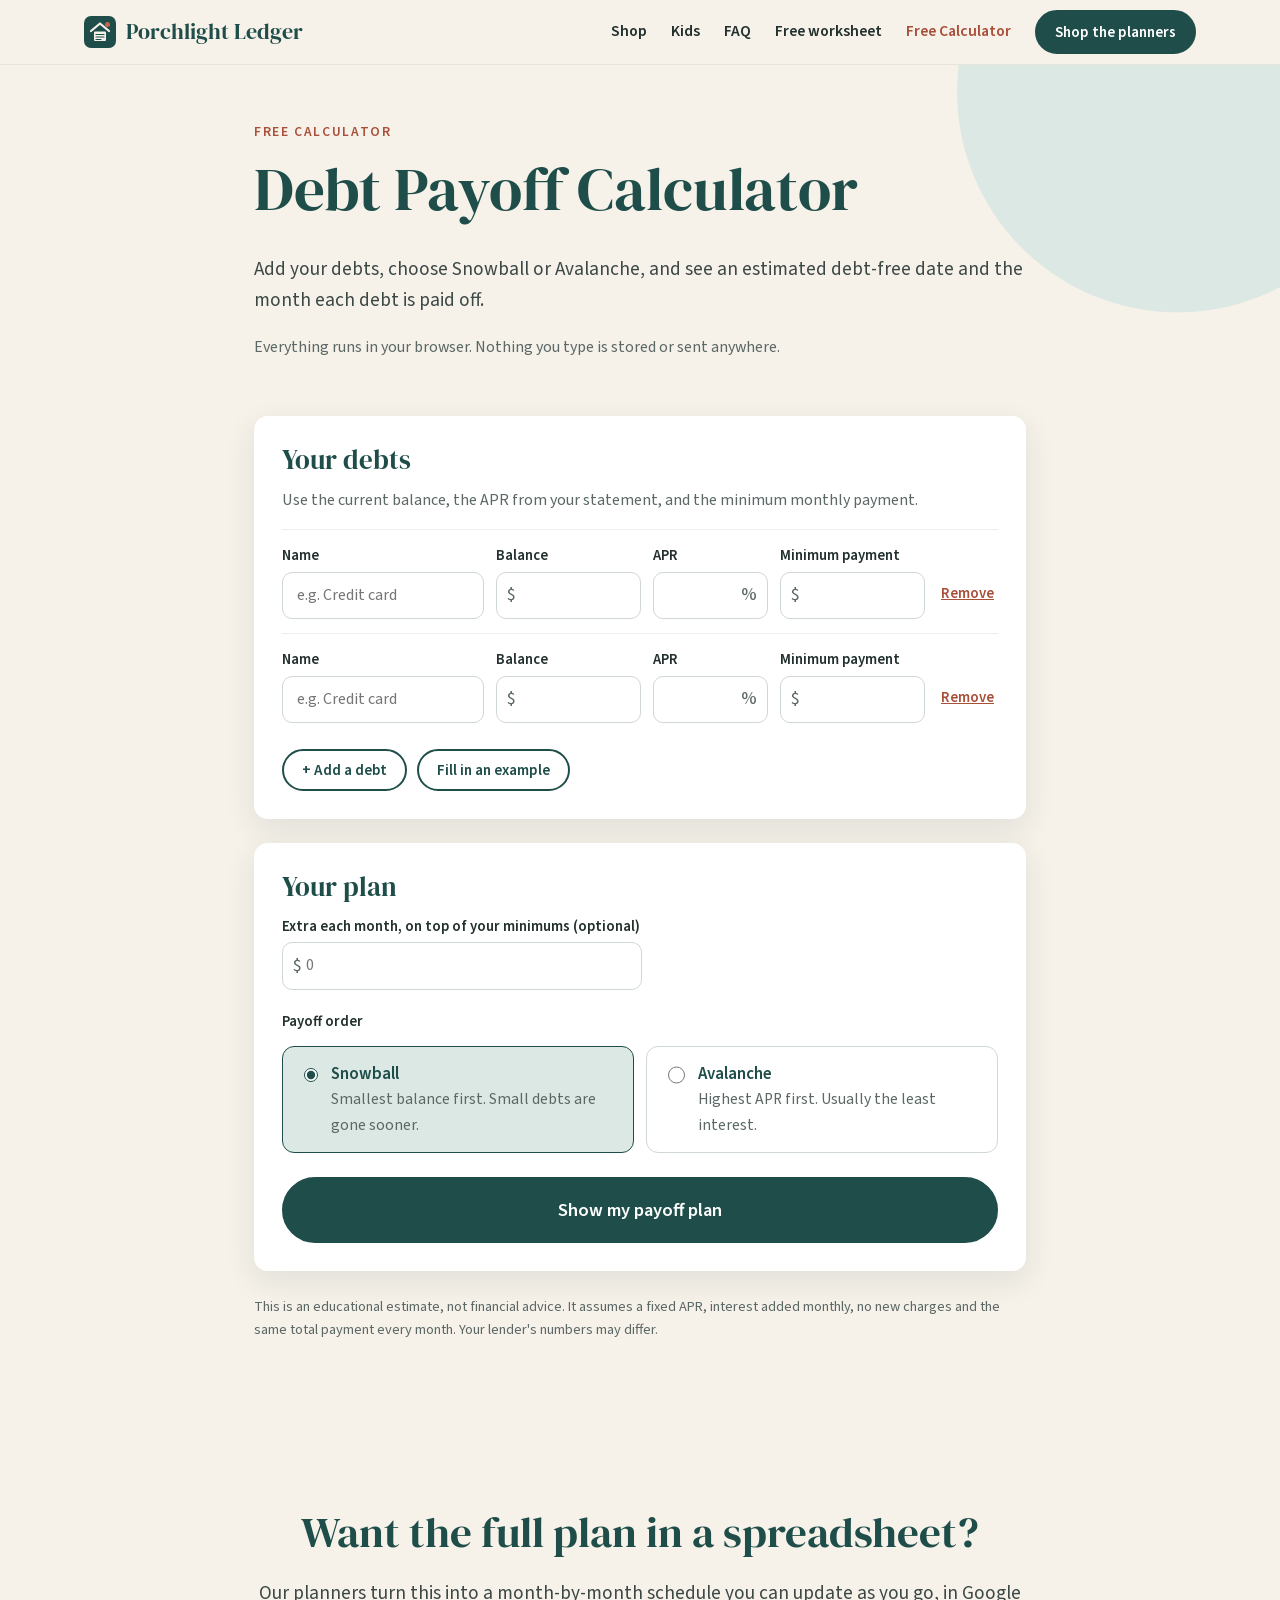
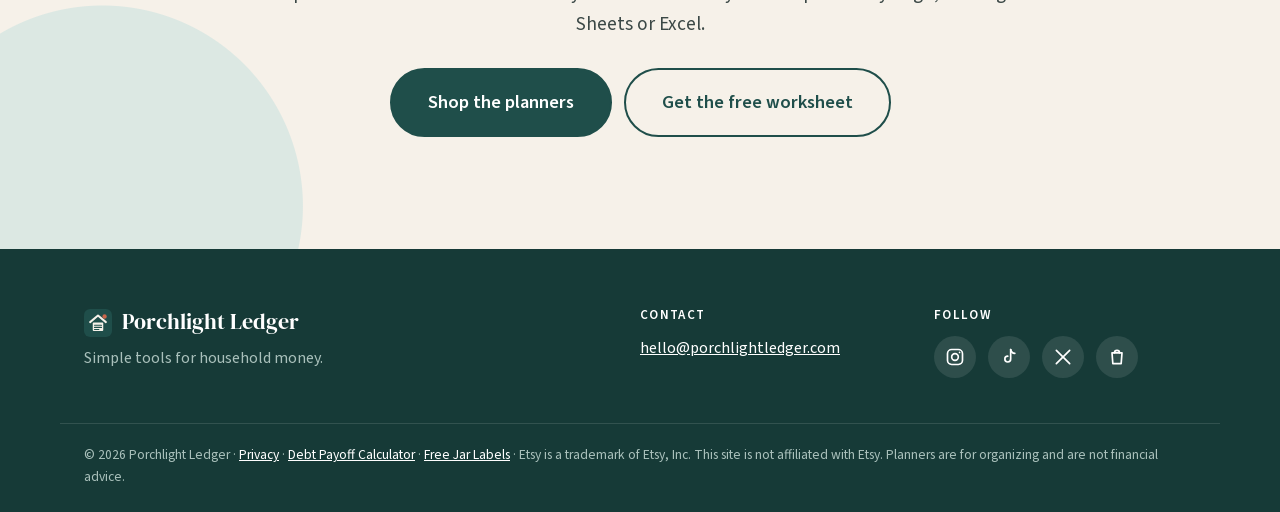
<file: debt-planner/index.html>
<!doctype html>
<html lang="en">
<head>
<meta charset="utf-8">
<meta name="viewport" content="width=device-width, initial-scale=1">
<title>Free Debt Payoff Calculator: Snowball or Avalanche | Porchlight Ledger</title>
<meta name="description" content="Add your debts, pick Snowball or Avalanche, and see an estimated debt-free date, interest saved and the month each debt is paid off. Runs in your browser; nothing is stored or sent.">
<link rel="canonical" href="https://porchlightledger.com/debt-planner/">
<meta name="theme-color" content="#1F4E4A">
<link rel="icon" href="../favicon.svg" type="image/svg+xml">
<link rel="icon" href="../favicon.ico" sizes="32x32">
<link rel="apple-touch-icon" href="../apple-touch-icon.png">
<meta property="og:type" content="website">
<meta property="og:site_name" content="Porchlight Ledger">
<meta property="og:title" content="Free Debt Payoff Calculator | Porchlight Ledger">
<meta property="og:description" content="See an estimated debt-free date with the Snowball or Avalanche method. Runs in your browser; nothing is stored or sent.">
<meta property="og:url" content="https://porchlightledger.com/debt-planner/">
<meta property="og:image" content="https://porchlightledger.com/img/og-image.jpg">
<meta name="twitter:card" content="summary_large_image">
<link rel="preload" href="../fonts/dm-serif-display.woff2" as="font" type="font/woff2" crossorigin>
<link rel="preload" href="../fonts/source-sans-400.woff2" as="font" type="font/woff2" crossorigin>
<link rel="preload" href="../fonts/source-sans-600.woff2" as="font" type="font/woff2" crossorigin>
<link rel="stylesheet" href="../styles.css">
<link rel="stylesheet" href="planner.css">
</head>
<body>
<a class="skip" href="#main">Skip to content</a>
<header class="site-header">
  <div class="wrap nav">
    <a class="brand" href="/" aria-label="Porchlight Ledger home"><img src="../favicon.svg" alt="" width="32" height="32"> Porchlight Ledger</a>
    <nav aria-label="Main">
      <a href="/#shop">Shop</a>
      <a href="/#kids">Kids</a>
      <a href="/#faq">FAQ</a>
      <a href="/#free">Free worksheet</a>
      <a class="nav-keep" href="/debt-planner/" aria-current="page">Free Calculator</a>
      <a class="btn btn-small" href="https://www.etsy.com/shop/PorchlightLedger" target="_blank" rel="noopener">Shop the planners</a>
    </nav>
  </div>
</header>

<main id="main">
<section class="dp-hero">
  <div class="wrap narrow">
    <p class="eyebrow">Free calculator</p>
    <h1>Debt Payoff Calculator</h1>
    <p class="lead">Add your debts, choose Snowball or Avalanche, and see an estimated debt-free date and the month each debt is paid off.</p>
    <p class="muted dp-privacy">Everything runs in your browser. Nothing you type is stored or sent anywhere.</p>
  </div>
</section>

<section class="dp-tool">
  <div class="wrap narrow">
    <form id="dp-form" novalidate>
      <fieldset class="dp-card">
        <legend><h2>Your debts</h2></legend>
        <p class="muted dp-help">Use the current balance, the APR from your statement, and the minimum monthly payment.</p>
        <div id="dp-errors" class="dp-errors" role="alert" tabindex="-1" hidden></div>
        <div id="dp-rows">
<div class="dp-row" role="group" aria-label="Debt 1"><div class="dp-field"><label for="d1-name">Name</label><div class="dp-money"><input id="d1-name" name="name" type="text" maxlength="40" autocomplete="off" placeholder="e.g. Credit card" aria-describedby="d1-name-err"></div><p class="dp-err" id="d1-name-err" hidden></p></div><div class="dp-field"><label for="d1-bal">Balance</label><div class="dp-money"><span aria-hidden="true">$</span><input id="d1-bal" name="balance" type="number" inputmode="decimal" min="0" step="0.01" required aria-describedby="d1-bal-err"></div><p class="dp-err" id="d1-bal-err" hidden></p></div><div class="dp-field"><label for="d1-apr">APR</label><div class="dp-money"><input id="d1-apr" name="apr" type="number" inputmode="decimal" min="0" max="100" step="0.01" required aria-describedby="d1-apr-err"><span aria-hidden="true">%</span></div><p class="dp-err" id="d1-apr-err" hidden></p></div><div class="dp-field"><label for="d1-min">Minimum payment</label><div class="dp-money"><span aria-hidden="true">$</span><input id="d1-min" name="minPayment" type="number" inputmode="decimal" min="0" step="0.01" required aria-describedby="d1-min-err"></div><p class="dp-err" id="d1-min-err" hidden></p></div><button type="button" class="dp-remove" aria-label="Remove debt 1">Remove</button></div>
<div class="dp-row" role="group" aria-label="Debt 2"><div class="dp-field"><label for="d2-name">Name</label><div class="dp-money"><input id="d2-name" name="name" type="text" maxlength="40" autocomplete="off" placeholder="e.g. Credit card" aria-describedby="d2-name-err"></div><p class="dp-err" id="d2-name-err" hidden></p></div><div class="dp-field"><label for="d2-bal">Balance</label><div class="dp-money"><span aria-hidden="true">$</span><input id="d2-bal" name="balance" type="number" inputmode="decimal" min="0" step="0.01" required aria-describedby="d2-bal-err"></div><p class="dp-err" id="d2-bal-err" hidden></p></div><div class="dp-field"><label for="d2-apr">APR</label><div class="dp-money"><input id="d2-apr" name="apr" type="number" inputmode="decimal" min="0" max="100" step="0.01" required aria-describedby="d2-apr-err"><span aria-hidden="true">%</span></div><p class="dp-err" id="d2-apr-err" hidden></p></div><div class="dp-field"><label for="d2-min">Minimum payment</label><div class="dp-money"><span aria-hidden="true">$</span><input id="d2-min" name="minPayment" type="number" inputmode="decimal" min="0" step="0.01" required aria-describedby="d2-min-err"></div><p class="dp-err" id="d2-min-err" hidden></p></div><button type="button" class="dp-remove" aria-label="Remove debt 2">Remove</button></div>
</div>
        <div class="dp-row-actions">
          <button type="button" class="btn btn-ghost btn-small" id="dp-add">+ Add a debt</button>
          <button type="button" class="btn btn-ghost btn-small" id="dp-example">Fill in an example</button>
        </div>
      </fieldset>

      <fieldset class="dp-card">
        <legend><h2>Your plan</h2></legend>
        <div class="dp-field dp-extra">
          <label for="dp-extra">Extra each month, on top of your minimums (optional)</label>
          <div class="dp-money"><span aria-hidden="true">$</span><input id="dp-extra" name="extra" type="number" inputmode="decimal" min="0" step="0.01" placeholder="0"></div>
          <p class="dp-err" id="dp-extra-err" hidden></p>
        </div>
        <div class="dp-methods" role="radiogroup" aria-labelledby="dp-method-label">
          <p id="dp-method-label" class="dp-label">Payoff order</p>
          <label class="dp-method"><input type="radio" name="method" value="snowball" checked> <span><strong>Snowball</strong><br>Smallest balance first. Small debts are gone sooner.</span></label>
          <label class="dp-method"><input type="radio" name="method" value="avalanche"> <span><strong>Avalanche</strong><br>Highest APR first. Usually the least interest.</span></label>
        </div>
        <button type="submit" class="btn btn-big dp-submit">Show my payoff plan</button>
      </fieldset>
    </form>

    <div id="dp-results" class="dp-results" aria-live="polite" tabindex="-1"></div>
    <p class="fine-print">This is an educational estimate, not financial advice. It assumes a fixed APR, interest added monthly, no new charges and the same total payment every month. Your lender's numbers may differ.</p>
  </div>
</section>

<section class="final">
  <div class="wrap narrow center">
    <h2>Want the full plan in a spreadsheet?</h2>
    <p class="lead">Our planners turn this into a month-by-month schedule you can update as you go, in Google Sheets or Excel.</p>
    <div class="cta-row dp-cta">
      <a class="btn btn-big" href="https://www.etsy.com/shop/PorchlightLedger" target="_blank" rel="noopener">Shop the planners</a>
      <a class="btn btn-ghost btn-big" href="https://porchlight-ledger.kit.com/16208810d1" target="_blank" rel="noopener">Get the free worksheet</a>
    </div>
  </div>
</section>
</main>

<footer class="site-footer">
  <div class="wrap foot-grid">
    <div>
      <p class="brand"><img src="../favicon.svg" alt="" width="28" height="28"> Porchlight Ledger</p>
      <p class="muted-light">Simple tools for household money.</p>
    </div>
    <div>
      <p class="foot-h">Contact</p>
      <p><a href="mailto:hello@porchlightledger.com">hello@porchlightledger.com</a></p>
    </div>
    <div>
      <p class="foot-h">Follow</p>
      <ul class="social">
        <li><a href="https://www.instagram.com/porchlightledger/" target="_blank" rel="noopener" aria-label="Instagram"><svg viewBox="0 0 24 24" aria-hidden="true"><rect x="3" y="3" width="18" height="18" rx="5"/><circle cx="12" cy="12" r="4"/><circle cx="17.5" cy="6.5" r="1" class="fill"/></svg></a></li>
        <li><a href="https://www.tiktok.com/@joshuawildman4" target="_blank" rel="noopener" aria-label="TikTok"><svg viewBox="0 0 24 24" aria-hidden="true"><path d="M14 3v11.5a3.5 3.5 0 1 1-3.5-3.5"/><path d="M14 3c.5 2.8 2.4 4.5 5 4.7"/></svg></a></li>
        <li><a href="https://x.com/JoshuaWildman7" target="_blank" rel="noopener" aria-label="X"><svg viewBox="0 0 24 24" aria-hidden="true"><path d="M4 4l16 16M20 4L4 20"/></svg></a></li>
        <li><a href="https://www.etsy.com/shop/PorchlightLedger" target="_blank" rel="noopener" aria-label="Etsy shop"><svg viewBox="0 0 24 24" aria-hidden="true"><path d="M6 7h12l-1 13H7z"/><path d="M9 7a3 3 0 0 1 6 0"/></svg></a></li>
      </ul>
    </div>
  </div>
  <div class="wrap foot-bottom">
    <p>© 2026 Porchlight Ledger · <a href="/privacy.html">Privacy</a> · <a href="/debt-planner/">Debt Payoff Calculator</a> · <a href="/jar-labels/">Free Jar Labels</a> · Etsy is a trademark of Etsy, Inc. This site is not affiliated with Etsy. Planners are for organizing and are not financial advice.</p>
  </div>
</footer>
<script src="payoff.js"></script>
<script src="planner.js"></script>
<!-- Cloudflare Web Analytics --><script type='module' src='https://static.cloudflareinsights.com/beacon.min.js' data-cf-beacon='{"token": "380beee3c141451485d3b26acbd522e6"}'></script><!-- End Cloudflare Web Analytics -->
</body>
</html>
</file>
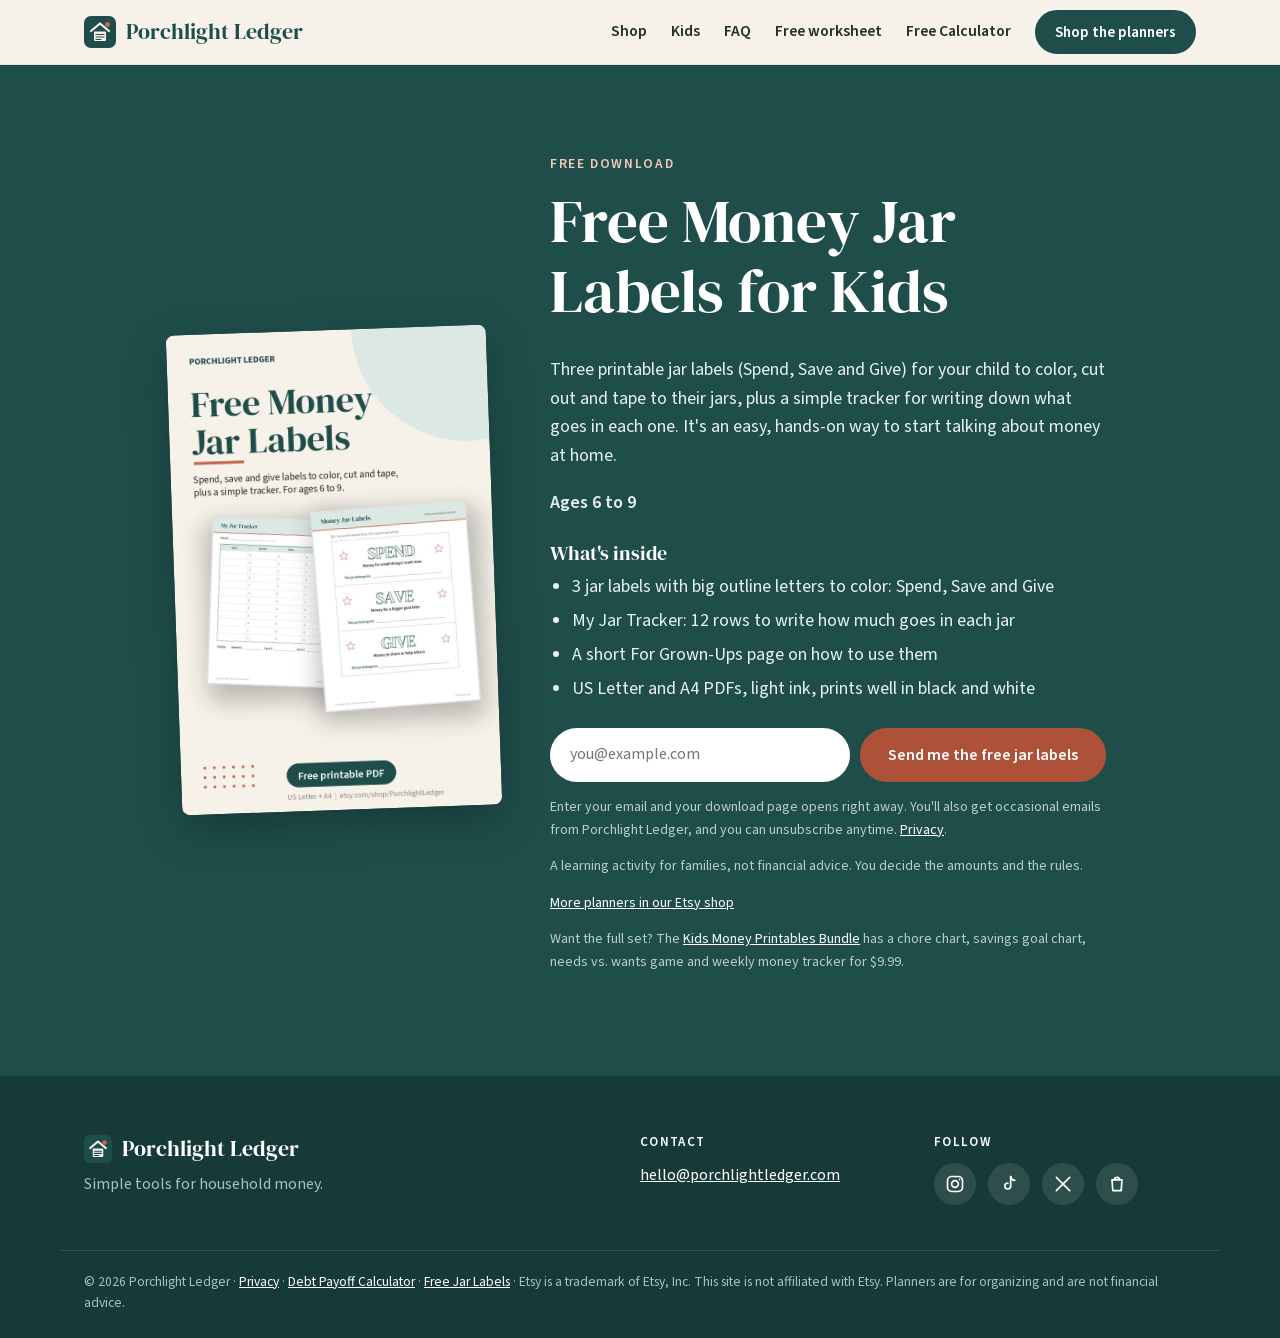
<file: jar-labels/index.html>
<!doctype html>
<html lang="en">
<head>
<meta charset="utf-8">
<meta name="viewport" content="width=device-width, initial-scale=1">
<title>Free Money Jar Labels for Kids | Porchlight Ledger</title>
<meta name="description" content="Three printable jar labels (Spend, Save and Give) for your child to color, cut out and tape to their jars, plus a simple tracker. Ages 6 to 9. US Letter and A4 PDFs.">
<link rel="canonical" href="https://porchlightledger.com/jar-labels/">
<meta name="theme-color" content="#1F4E4A">
<link rel="icon" href="../favicon.svg" type="image/svg+xml">
<link rel="icon" href="../favicon.ico" sizes="32x32">
<link rel="apple-touch-icon" href="../apple-touch-icon.png">
<meta property="og:type" content="website">
<meta property="og:site_name" content="Porchlight Ledger">
<meta property="og:title" content="Free Money Jar Labels for Kids | Porchlight Ledger">
<meta property="og:description" content="Printable Spend, Save and Give jar labels to color, plus a simple tracker. Ages 6 to 9.">
<meta property="og:url" content="https://porchlightledger.com/jar-labels/">
<meta property="og:image" content="https://porchlightledger.com/img/money-jar-labels-og.jpg">
<meta property="og:image:width" content="1200">
<meta property="og:image:height" content="630">
<meta property="og:image:alt" content="Preview of the free Money Jar Labels and My Jar Tracker printables">
<meta name="twitter:card" content="summary_large_image">
<link rel="preload" href="../fonts/dm-serif-display.woff2" as="font" type="font/woff2" crossorigin>
<link rel="preload" href="../fonts/source-sans-400.woff2" as="font" type="font/woff2" crossorigin>
<link rel="preload" href="../fonts/source-sans-600.woff2" as="font" type="font/woff2" crossorigin>
<link rel="stylesheet" href="../styles.css">
<style>
.free h1{color:#fff}
.jar-list{margin:0 0 1em;padding-left:1.2em}
.jar-list li{margin:.3em 0}
.free h2.jar-h{font-size:1.25rem;margin:1.2em 0 .4em}
@media (max-width:820px){.jar-list{text-align:left;display:inline-block}}
</style>
</head>
<body>
<a class="skip" href="#main">Skip to content</a>
<header class="site-header">
  <div class="wrap nav">
    <a class="brand" href="/" aria-label="Porchlight Ledger home"><img src="../favicon.svg" alt="" width="32" height="32"> Porchlight Ledger</a>
    <nav aria-label="Main">
      <a href="/#shop">Shop</a>
      <a href="/#kids">Kids</a>
      <a href="/#faq">FAQ</a>
      <a href="/#free">Free worksheet</a>
      <a class="nav-keep" href="/debt-planner/">Free Calculator</a>
      <a class="btn btn-small" href="https://www.etsy.com/shop/PorchlightLedger" target="_blank" rel="noopener">Shop the planners</a>
    </nav>
  </div>
</header>

<main id="main">
<section class="free">
  <div class="wrap free-grid">
    <img class="free-img" fetchpriority="high" src="../img/money-jar-labels-preview.jpg" alt="Preview of the free Money Jar Labels: Spend, Save and Give labels and the My Jar Tracker" width="700" height="1050">
    <div>
      <p class="eyebrow light">Free download</p>
      <h1>Free Money Jar Labels for Kids</h1>
      <p>Three printable jar labels (Spend, Save and Give) for your child to color, cut out and tape to their jars, plus a simple tracker for writing down what goes in each one. It's an easy, hands-on way to start talking about money at home.</p>
      <p><strong>Ages 6 to 9</strong></p>
      <h2 class="jar-h">What's inside</h2>
      <ul class="jar-list">
        <li>3 jar labels with big outline letters to color: Spend, Save and Give</li>
        <li>My Jar Tracker: 12 rows to write how much goes in each jar</li>
        <li>A short For Grown-Ups page on how to use them</li>
        <li>US Letter and A4 PDFs, light ink, prints well in black and white</li>
      </ul>
      <form class="signup" action="https://app.kit.com/forms/10028810/subscriptions" method="post">
        <label class="sr" for="email">Email address</label>
        <input id="email" type="email" name="email_address" placeholder="you@example.com" required autocomplete="email">
        <button class="btn btn-warm" type="submit">Send me the free jar labels</button>
      </form>
      <p class="fine">Enter your email and your download page opens right away. You'll also get occasional emails from Porchlight Ledger, and you can unsubscribe anytime. <a href="../privacy.html">Privacy</a>.</p>
      <p class="fine">A learning activity for families, not financial advice. You decide the amounts and the rules.</p>
      <p class="fine"><a href="https://www.etsy.com/shop/PorchlightLedger" target="_blank" rel="noopener">More planners in our Etsy shop</a></p>
      <p class="fine">Want the full set? The <a href="https://www.etsy.com/listing/4592772241" target="_blank" rel="noopener">Kids Money Printables Bundle</a> has a chore chart, savings goal chart, needs vs. wants game and weekly money tracker for $9.99.</p>
    </div>
  </div>
</section>
</main>

<footer class="site-footer">
  <div class="wrap foot-grid">
    <div>
      <p class="brand"><img src="../favicon.svg" alt="" width="28" height="28"> Porchlight Ledger</p>
      <p class="muted-light">Simple tools for household money.</p>
    </div>
    <div>
      <p class="foot-h">Contact</p>
      <p><a href="mailto:hello@porchlightledger.com">hello@porchlightledger.com</a></p>
    </div>
    <div>
      <p class="foot-h">Follow</p>
      <ul class="social">
        <li><a href="https://www.instagram.com/porchlightledger/" target="_blank" rel="noopener" aria-label="Instagram"><svg viewBox="0 0 24 24" aria-hidden="true"><rect x="3" y="3" width="18" height="18" rx="5"/><circle cx="12" cy="12" r="4"/><circle cx="17.5" cy="6.5" r="1" class="fill"/></svg></a></li>
        <li><a href="https://www.tiktok.com/@joshuawildman4" target="_blank" rel="noopener" aria-label="TikTok"><svg viewBox="0 0 24 24" aria-hidden="true"><path d="M14 3v11.5a3.5 3.5 0 1 1-3.5-3.5"/><path d="M14 3c.5 2.8 2.4 4.5 5 4.7"/></svg></a></li>
        <li><a href="https://x.com/JoshuaWildman7" target="_blank" rel="noopener" aria-label="X"><svg viewBox="0 0 24 24" aria-hidden="true"><path d="M4 4l16 16M20 4L4 20"/></svg></a></li>
        <li><a href="https://www.etsy.com/shop/PorchlightLedger" target="_blank" rel="noopener" aria-label="Etsy shop"><svg viewBox="0 0 24 24" aria-hidden="true"><path d="M6 7h12l-1 13H7z"/><path d="M9 7a3 3 0 0 1 6 0"/></svg></a></li>
      </ul>
    </div>
  </div>
  <div class="wrap foot-bottom">
    <p>© 2026 Porchlight Ledger · <a href="/privacy.html">Privacy</a> · <a href="/debt-planner/">Debt Payoff Calculator</a> · <a href="/jar-labels/">Free Jar Labels</a> · Etsy is a trademark of Etsy, Inc. This site is not affiliated with Etsy. Planners are for organizing and are not financial advice.</p>
  </div>
</footer>
<!-- Cloudflare Web Analytics --><script type='module' src='https://static.cloudflareinsights.com/beacon.min.js' data-cf-beacon='{"token": "380beee3c141451485d3b26acbd522e6"}'></script><!-- End Cloudflare Web Analytics -->
</body>
</html>
</file>
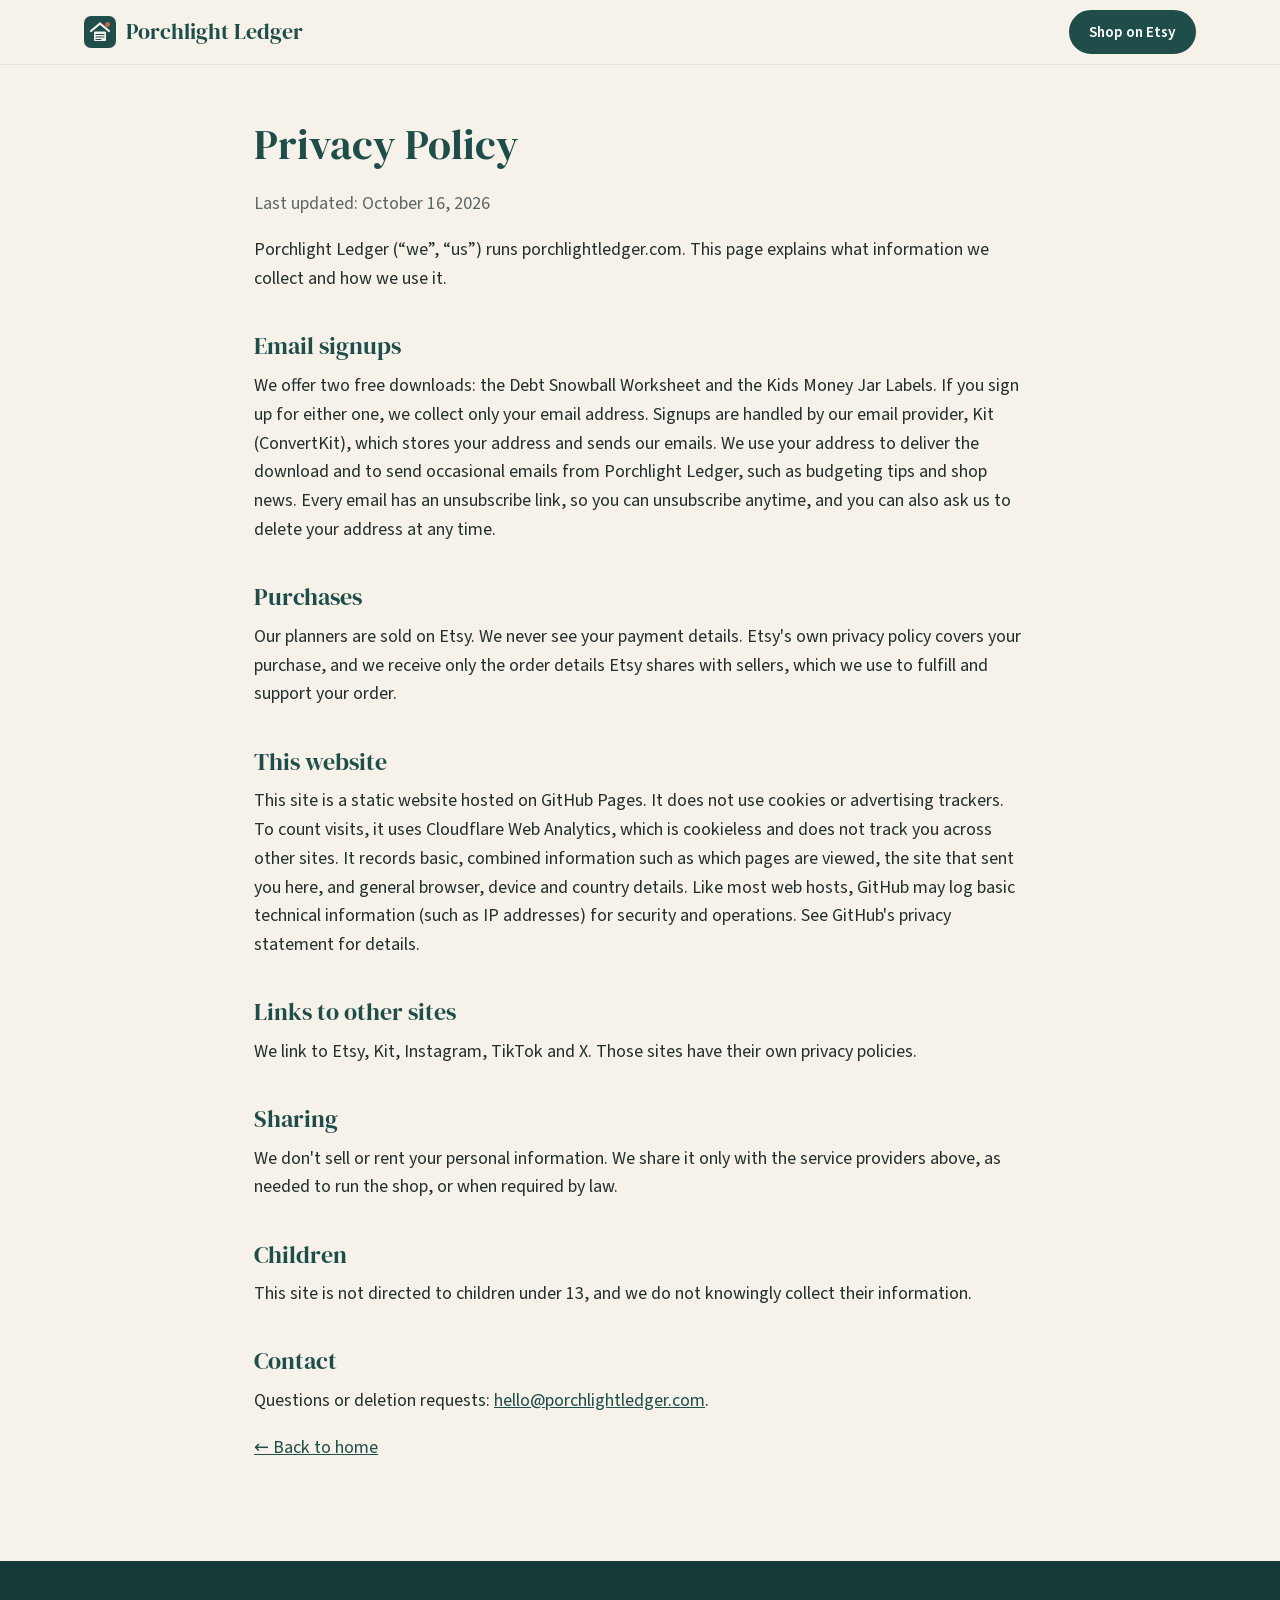
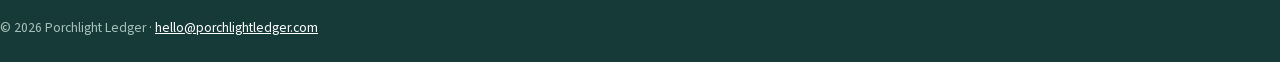
<file: privacy.html>
<!doctype html>
<html lang="en">
<head>
<meta charset="utf-8">
<meta name="viewport" content="width=device-width, initial-scale=1">
<title>Privacy Policy | Porchlight Ledger</title>
<meta name="description" content="How Porchlight Ledger handles your information.">
<link rel="canonical" href="https://porchlightledger.com/privacy.html">
<meta name="theme-color" content="#1F4E4A">
<link rel="icon" href="favicon.svg" type="image/svg+xml">
<link rel="icon" href="favicon.ico" sizes="32x32">
<meta property="og:type" content="website">
<meta property="og:title" content="Privacy Policy | Porchlight Ledger">
<meta property="og:url" content="https://porchlightledger.com/privacy.html">
<meta property="og:image" content="https://porchlightledger.com/img/og-image.jpg">
<meta name="twitter:card" content="summary_large_image">
<link rel="stylesheet" href="styles.css">
</head>
<body>
<header class="site-header"><div class="wrap nav"><a class="brand" href="./"><img src="favicon.svg" alt="" width="32" height="32"> Porchlight Ledger</a><nav><a class="btn btn-small" href="https://www.etsy.com/shop/PorchlightLedger" target="_blank" rel="noopener">Shop on Etsy</a></nav></div></header>
<main class="legal"><div class="wrap narrow">
<h1>Privacy Policy</h1>
<p class="muted">Last updated: October 16, 2026</p>
<p>Porchlight Ledger (“we”, “us”) runs porchlightledger.com. This page explains what information we collect and how we use it.</p>
<h2>Email signups</h2>
<p>We offer two free downloads: the Debt Snowball Worksheet and the Kids Money Jar Labels. If you sign up for either one, we collect only your email address. Signups are handled by our email provider, Kit (ConvertKit), which stores your address and sends our emails. We use your address to deliver the download and to send occasional emails from Porchlight Ledger, such as budgeting tips and shop news. Every email has an unsubscribe link, so you can unsubscribe anytime, and you can also ask us to delete your address at any time.</p>
<h2>Purchases</h2>
<p>Our planners are sold on Etsy. We never see your payment details. Etsy's own privacy policy covers your purchase, and we receive only the order details Etsy shares with sellers, which we use to fulfill and support your order.</p>
<h2>This website</h2>
<p>This site is a static website hosted on GitHub Pages. It does not use cookies or advertising trackers. To count visits, it uses Cloudflare Web Analytics, which is cookieless and does not track you across other sites. It records basic, combined information such as which pages are viewed, the site that sent you here, and general browser, device and country details. Like most web hosts, GitHub may log basic technical information (such as IP addresses) for security and operations. See GitHub's privacy statement for details.</p>
<h2>Links to other sites</h2>
<p>We link to Etsy, Kit, Instagram, TikTok and X. Those sites have their own privacy policies.</p>
<h2>Sharing</h2>
<p>We don't sell or rent your personal information. We share it only with the service providers above, as needed to run the shop, or when required by law.</p>
<h2>Children</h2>
<p>This site is not directed to children under 13, and we do not knowingly collect their information.</p>
<h2>Contact</h2>
<p>Questions or deletion requests: <a href="mailto:hello@porchlightledger.com">hello@porchlightledger.com</a>.</p>
<p><a href="./">← Back to home</a></p>
</div></main>
<footer class="site-footer"><div class="wrap foot-bottom" style="border:0;margin:0;padding:0"><p>© 2026 Porchlight Ledger · <a href="mailto:hello@porchlightledger.com">hello@porchlightledger.com</a></p></div></footer>
<!-- Cloudflare Web Analytics --><script type='module' src='https://static.cloudflareinsights.com/beacon.min.js' data-cf-beacon='{"token": "380beee3c141451485d3b26acbd522e6"}'></script><!-- End Cloudflare Web Analytics -->
</body>
</html>
</file>
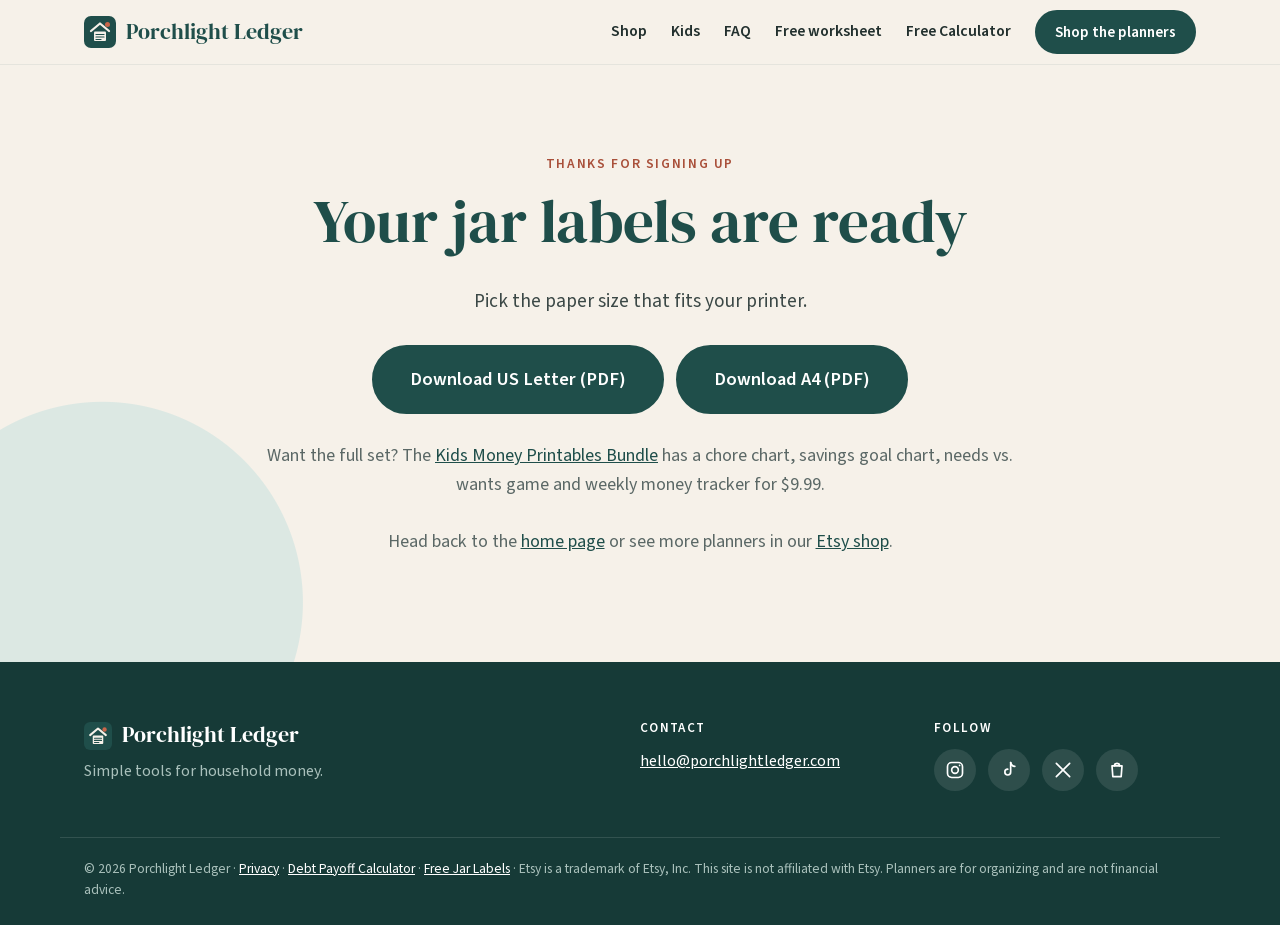
<file: free/jar-labels-thanks.html>
<!doctype html>
<html lang="en">
<head>
<meta charset="utf-8">
<meta name="viewport" content="width=device-width, initial-scale=1">
<title>Your Jar Labels Are Ready | Porchlight Ledger</title>
<meta name="robots" content="noindex">
<meta name="theme-color" content="#1F4E4A">
<link rel="icon" href="../favicon.svg" type="image/svg+xml">
<link rel="icon" href="../favicon.ico" sizes="32x32">
<link rel="apple-touch-icon" href="../apple-touch-icon.png">
<link rel="preload" href="../fonts/dm-serif-display.woff2" as="font" type="font/woff2" crossorigin>
<link rel="preload" href="../fonts/source-sans-400.woff2" as="font" type="font/woff2" crossorigin>
<link rel="preload" href="../fonts/source-sans-600.woff2" as="font" type="font/woff2" crossorigin>
<link rel="stylesheet" href="../styles.css">
<style>.thanks .cta-row{justify-content:center}.thanks .back{margin-top:28px}</style>
</head>
<body>
<a class="skip" href="#main">Skip to content</a>
<header class="site-header">
  <div class="wrap nav">
    <a class="brand" href="/" aria-label="Porchlight Ledger home"><img src="../favicon.svg" alt="" width="32" height="32"> Porchlight Ledger</a>
    <nav aria-label="Main">
      <a href="/#shop">Shop</a>
      <a href="/#kids">Kids</a>
      <a href="/#faq">FAQ</a>
      <a href="/#free">Free worksheet</a>
      <a class="nav-keep" href="/debt-planner/">Free Calculator</a>
      <a class="btn btn-small" href="https://www.etsy.com/shop/PorchlightLedger" target="_blank" rel="noopener">Shop the planners</a>
    </nav>
  </div>
</header>

<main id="main">
<section class="final thanks">
  <div class="wrap narrow center">
    <p class="eyebrow">Thanks for signing up</p>
    <h1>Your jar labels are ready</h1>
    <p class="lead">Pick the paper size that fits your printer.</p>
    <div class="cta-row">
      <a class="btn btn-big" href="money-jar-labels.pdf" download>Download US Letter (PDF)</a>
      <a class="btn btn-big" href="money-jar-labels-a4.pdf" download>Download A4 (PDF)</a>
    </div>
    <p class="muted back">Want the full set? The <a href="https://www.etsy.com/listing/4592772241" target="_blank" rel="noopener">Kids Money Printables Bundle</a> has a chore chart, savings goal chart, needs vs. wants game and weekly money tracker for $9.99.</p>
    <p class="muted back">Head back to the <a href="/">home page</a> or see more planners in our <a href="https://www.etsy.com/shop/PorchlightLedger" target="_blank" rel="noopener">Etsy shop</a>.</p>
  </div>
</section>
</main>

<footer class="site-footer">
  <div class="wrap foot-grid">
    <div>
      <p class="brand"><img src="../favicon.svg" alt="" width="28" height="28"> Porchlight Ledger</p>
      <p class="muted-light">Simple tools for household money.</p>
    </div>
    <div>
      <p class="foot-h">Contact</p>
      <p><a href="mailto:hello@porchlightledger.com">hello@porchlightledger.com</a></p>
    </div>
    <div>
      <p class="foot-h">Follow</p>
      <ul class="social">
        <li><a href="https://www.instagram.com/porchlightledger/" target="_blank" rel="noopener" aria-label="Instagram"><svg viewBox="0 0 24 24" aria-hidden="true"><rect x="3" y="3" width="18" height="18" rx="5"/><circle cx="12" cy="12" r="4"/><circle cx="17.5" cy="6.5" r="1" class="fill"/></svg></a></li>
        <li><a href="https://www.tiktok.com/@joshuawildman4" target="_blank" rel="noopener" aria-label="TikTok"><svg viewBox="0 0 24 24" aria-hidden="true"><path d="M14 3v11.5a3.5 3.5 0 1 1-3.5-3.5"/><path d="M14 3c.5 2.8 2.4 4.5 5 4.7"/></svg></a></li>
        <li><a href="https://x.com/JoshuaWildman7" target="_blank" rel="noopener" aria-label="X"><svg viewBox="0 0 24 24" aria-hidden="true"><path d="M4 4l16 16M20 4L4 20"/></svg></a></li>
        <li><a href="https://www.etsy.com/shop/PorchlightLedger" target="_blank" rel="noopener" aria-label="Etsy shop"><svg viewBox="0 0 24 24" aria-hidden="true"><path d="M6 7h12l-1 13H7z"/><path d="M9 7a3 3 0 0 1 6 0"/></svg></a></li>
      </ul>
    </div>
  </div>
  <div class="wrap foot-bottom">
    <p>© 2026 Porchlight Ledger · <a href="/privacy.html">Privacy</a> · <a href="/debt-planner/">Debt Payoff Calculator</a> · <a href="/jar-labels/">Free Jar Labels</a> · Etsy is a trademark of Etsy, Inc. This site is not affiliated with Etsy. Planners are for organizing and are not financial advice.</p>
  </div>
</footer>
<!-- Cloudflare Web Analytics --><script type='module' src='https://static.cloudflareinsights.com/beacon.min.js' data-cf-beacon='{"token": "380beee3c141451485d3b26acbd522e6"}'></script><!-- End Cloudflare Web Analytics -->
</body>
</html>
</file>
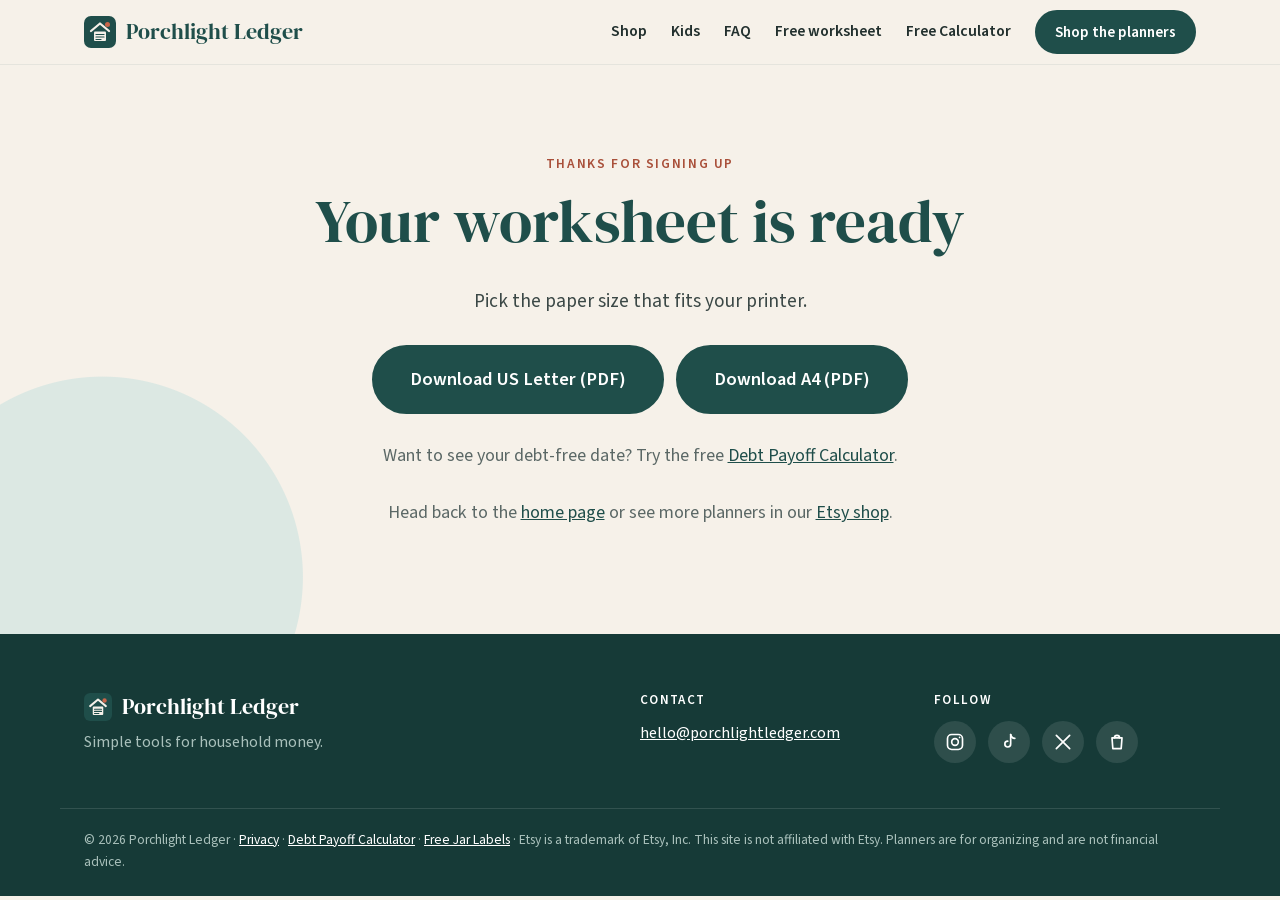
<file: free/worksheet-thanks.html>
<!doctype html>
<html lang="en">
<head>
<meta charset="utf-8">
<meta name="viewport" content="width=device-width, initial-scale=1">
<title>Your Worksheet Is Ready | Porchlight Ledger</title>
<meta name="robots" content="noindex">
<meta name="theme-color" content="#1F4E4A">
<link rel="icon" href="../favicon.svg" type="image/svg+xml">
<link rel="icon" href="../favicon.ico" sizes="32x32">
<link rel="apple-touch-icon" href="../apple-touch-icon.png">
<link rel="preload" href="../fonts/dm-serif-display.woff2" as="font" type="font/woff2" crossorigin>
<link rel="preload" href="../fonts/source-sans-400.woff2" as="font" type="font/woff2" crossorigin>
<link rel="preload" href="../fonts/source-sans-600.woff2" as="font" type="font/woff2" crossorigin>
<link rel="stylesheet" href="../styles.css">
<style>.thanks .cta-row{justify-content:center}.thanks .back{margin-top:28px}</style>
</head>
<body>
<a class="skip" href="#main">Skip to content</a>
<header class="site-header">
  <div class="wrap nav">
    <a class="brand" href="/" aria-label="Porchlight Ledger home"><img src="../favicon.svg" alt="" width="32" height="32"> Porchlight Ledger</a>
    <nav aria-label="Main">
      <a href="/#shop">Shop</a>
      <a href="/#kids">Kids</a>
      <a href="/#faq">FAQ</a>
      <a href="/#free">Free worksheet</a>
      <a class="nav-keep" href="/debt-planner/">Free Calculator</a>
      <a class="btn btn-small" href="https://www.etsy.com/shop/PorchlightLedger" target="_blank" rel="noopener">Shop the planners</a>
    </nav>
  </div>
</header>

<main id="main">
<section class="final thanks">
  <div class="wrap narrow center">
    <p class="eyebrow">Thanks for signing up</p>
    <h1>Your worksheet is ready</h1>
    <p class="lead">Pick the paper size that fits your printer.</p>
    <div class="cta-row">
      <a class="btn btn-big" href="debt-snowball-worksheet.pdf" download>Download US Letter (PDF)</a>
      <a class="btn btn-big" href="debt-snowball-worksheet-a4.pdf" download>Download A4 (PDF)</a>
    </div>
    <p class="muted back">Want to see your debt-free date? Try the free <a href="/debt-planner/">Debt Payoff Calculator</a>.</p>
    <p class="muted back">Head back to the <a href="/">home page</a> or see more planners in our <a href="https://www.etsy.com/shop/PorchlightLedger" target="_blank" rel="noopener">Etsy shop</a>.</p>
  </div>
</section>
</main>

<footer class="site-footer">
  <div class="wrap foot-grid">
    <div>
      <p class="brand"><img src="../favicon.svg" alt="" width="28" height="28"> Porchlight Ledger</p>
      <p class="muted-light">Simple tools for household money.</p>
    </div>
    <div>
      <p class="foot-h">Contact</p>
      <p><a href="mailto:hello@porchlightledger.com">hello@porchlightledger.com</a></p>
    </div>
    <div>
      <p class="foot-h">Follow</p>
      <ul class="social">
        <li><a href="https://www.instagram.com/porchlightledger/" target="_blank" rel="noopener" aria-label="Instagram"><svg viewBox="0 0 24 24" aria-hidden="true"><rect x="3" y="3" width="18" height="18" rx="5"/><circle cx="12" cy="12" r="4"/><circle cx="17.5" cy="6.5" r="1" class="fill"/></svg></a></li>
        <li><a href="https://www.tiktok.com/@joshuawildman4" target="_blank" rel="noopener" aria-label="TikTok"><svg viewBox="0 0 24 24" aria-hidden="true"><path d="M14 3v11.5a3.5 3.5 0 1 1-3.5-3.5"/><path d="M14 3c.5 2.8 2.4 4.5 5 4.7"/></svg></a></li>
        <li><a href="https://x.com/JoshuaWildman7" target="_blank" rel="noopener" aria-label="X"><svg viewBox="0 0 24 24" aria-hidden="true"><path d="M4 4l16 16M20 4L4 20"/></svg></a></li>
        <li><a href="https://www.etsy.com/shop/PorchlightLedger" target="_blank" rel="noopener" aria-label="Etsy shop"><svg viewBox="0 0 24 24" aria-hidden="true"><path d="M6 7h12l-1 13H7z"/><path d="M9 7a3 3 0 0 1 6 0"/></svg></a></li>
      </ul>
    </div>
  </div>
  <div class="wrap foot-bottom">
    <p>© 2026 Porchlight Ledger · <a href="/privacy.html">Privacy</a> · <a href="/debt-planner/">Debt Payoff Calculator</a> · <a href="/jar-labels/">Free Jar Labels</a> · Etsy is a trademark of Etsy, Inc. This site is not affiliated with Etsy. Planners are for organizing and are not financial advice.</p>
  </div>
</footer>
<!-- Cloudflare Web Analytics --><script type='module' src='https://static.cloudflareinsights.com/beacon.min.js' data-cf-beacon='{"token": "380beee3c141451485d3b26acbd522e6"}'></script><!-- End Cloudflare Web Analytics -->
</body>
</html>
</file>
<file: styles.css>
@font-face{font-family:"DM Serif Display";src:url(fonts/dm-serif-display.woff2) format("woff2"),url(fonts/dm-serif-display.woff) format("woff");font-display:swap}
@font-face{font-family:"Source Sans Pro";src:url(fonts/source-sans-400.woff2) format("woff2"),url(fonts/source-sans-400.woff) format("woff");font-weight:400;font-display:swap}
@font-face{font-family:"Source Sans Pro";src:url(fonts/source-sans-600.woff2) format("woff2"),url(fonts/source-sans-600.woff) format("woff");font-weight:600;font-display:swap}
:root{--teal:#1F4E4A;--teal-d:#163a37;--sage:#DCE8E3;--sand:#F6F1E9;--terra:#C8664B;--terra-d:#ad5239;--terra-dd:#8f402b;--terra-text:#A9503A;--ink:#22302e;--muted:#5b6866;--white:#fff;--r:14px;--shadow:0 10px 30px rgba(31,78,74,.10)}
*{box-sizing:border-box}
html{scroll-behavior:smooth;scroll-padding-top:72px}
body{margin:0;font:400 18px/1.6 "Source Sans Pro",system-ui,-apple-system,"Segoe UI",Arial,sans-serif;color:var(--ink);background:var(--sand)}
img{max-width:100%;height:auto;display:block}
a{color:var(--teal)}
h1,h2,h3,h4{font-family:"DM Serif Display",Georgia,serif;font-weight:400;color:var(--teal);line-height:1.15;margin:0 0 .5em}
h1{font-size:clamp(2.4rem,5.5vw,3.8rem)}
h2{font-size:clamp(1.9rem,4vw,2.7rem)}
h3{font-size:1.35rem}
p{margin:0 0 1em}
.wrap{max-width:1160px;margin:0 auto;padding:0 24px}
.narrow{max-width:820px}
.center{text-align:center}
.muted{color:var(--muted)}
section{padding:88px 0}
.skip{position:absolute;left:-999px}.skip:focus{left:16px;top:16px;background:#fff;padding:8px 12px;z-index:99}
.sr{position:absolute;width:1px;height:1px;overflow:hidden;clip:rect(0 0 0 0)}
.eyebrow{font-weight:600;letter-spacing:.12em;text-transform:uppercase;color:var(--terra-text);font-size:.85rem;margin-bottom:.8em}
.eyebrow.light{color:#f3c7b8}
.lead{font-size:1.2rem;color:#3b4846}
.section-lead{font-size:1.15rem;color:var(--muted);max-width:640px;margin-bottom:40px}
/* buttons */
.btn{display:inline-block;background:var(--teal);color:#fff;text-decoration:none;font-weight:600;padding:14px 26px;border-radius:999px;border:2px solid var(--teal);transition:background .2s,transform .2s;cursor:pointer;font-size:1rem;font-family:inherit}
.btn:hover{background:var(--teal-d);transform:translateY(-1px)}
.btn:focus-visible,input:focus-visible,a:focus-visible{outline:3px solid var(--terra);outline-offset:2px}
.btn-ghost{background:transparent;color:var(--teal)}
.btn-ghost:hover{background:var(--sage)}
.btn-warm{background:var(--terra-d);border-color:var(--terra-d)}
.btn-warm:hover{background:var(--terra-dd);border-color:var(--terra-dd)}
.btn-small{padding:8px 18px;font-size:.95rem}
.btn-big{padding:18px 36px;font-size:1.15rem}
/* header */
.site-header{position:sticky;top:0;z-index:10;background:rgba(246,241,233,.94);backdrop-filter:blur(8px);border-bottom:1px solid rgba(31,78,74,.08)}
.nav{display:flex;align-items:center;justify-content:space-between;height:64px}
.brand{display:flex;align-items:center;gap:10px;font-family:"DM Serif Display",Georgia,serif;font-size:1.35rem;color:var(--teal);text-decoration:none;margin:0}
nav{display:flex;align-items:center;gap:24px}
nav a:not(.btn){text-decoration:none;font-weight:600;font-size:.98rem;color:var(--ink)}
nav a:not(.btn):hover{color:var(--terra)}
/* hero */
.hero{padding:72px 0 88px;background:radial-gradient(circle at 92% 8%,var(--sage) 0 260px,transparent 261px)}
.hero-grid{display:grid;grid-template-columns:1.05fr 1fr;gap:56px;align-items:center}
.hero-img{border-radius:var(--r);box-shadow:var(--shadow)}
.cta-row{display:flex;flex-wrap:wrap;gap:12px;margin:28px 0 24px}
.ticks{list-style:none;padding:0;margin:0;display:flex;flex-wrap:wrap;gap:8px 22px;color:var(--muted);font-size:1rem}
.ticks li::before{content:"✓";color:var(--terra);font-weight:600;margin-right:6px}
/* problem */
.problem{background:#fff}
.problem .lead{max-width:700px}
.pain-grid{display:grid;grid-template-columns:repeat(3,1fr);gap:20px;margin:36px 0}
.pain{background:var(--sand);border-radius:var(--r);padding:24px;border-top:4px solid var(--terra)}
.pain h3{font-size:1.2rem}
.pain p{margin:0;color:var(--muted);font-size:1rem}
.bridge{font-family:"DM Serif Display",Georgia,serif;font-size:1.45rem;color:var(--teal);margin:0}
/* product cards */
.grid{display:grid;grid-template-columns:repeat(3,1fr);gap:28px}
.card{background:#fff;border-radius:var(--r);overflow:hidden;box-shadow:var(--shadow);display:flex;flex-direction:column;transition:transform .2s}
.card:hover{transform:translateY(-3px)}
.card img{aspect-ratio:4/3;object-fit:cover;width:100%}
.card-body{padding:20px 22px 22px;display:flex;flex-direction:column;flex:1}
.card-body p{color:var(--muted);font-size:1rem;flex:1}
.card-foot{display:flex;align-items:center;justify-content:space-between;gap:12px}
.price{font-weight:600;color:var(--terra-text);font-size:1.2rem}
.price.big{font-size:2.2rem;font-family:"DM Serif Display",Georgia,serif}
.more-title{margin:64px 0 20px;font-size:1.6rem}
.mini-grid{display:grid;grid-template-columns:repeat(4,1fr);gap:18px}
.mini{background:#fff;border-radius:12px;overflow:hidden;text-decoration:none;color:var(--ink);display:grid;grid-template-columns:1fr auto;align-items:center;gap:4px 10px;padding-bottom:14px;box-shadow:0 4px 14px rgba(31,78,74,.07)}
.mini img{grid-column:1/-1;aspect-ratio:4/3;object-fit:cover;width:100%;margin-bottom:8px}
.mini-name{padding-left:14px;font-weight:600;font-size:.95rem;line-height:1.3}
.mini .price{padding-right:14px;font-size:1rem}
.mini:hover .mini-name{color:var(--terra)}
/* bundle */
.bundle{background:var(--sage)}
.bundle-grid{display:grid;grid-template-columns:1fr 1fr;gap:56px;align-items:center}
.bundle img{border-radius:var(--r);box-shadow:var(--shadow);border:6px solid #fff}
.badge{display:inline-block;background:var(--terra-text);color:#fff;font-weight:600;font-size:.85rem;letter-spacing:.08em;text-transform:uppercase;padding:6px 14px;border-radius:999px}
.bundle .ticks{flex-direction:column;margin:0 0 20px;color:var(--ink)}
.bundle-price{display:flex;align-items:baseline;gap:14px;margin-bottom:20px}
.save{font-weight:600;color:var(--teal);background:#fff;padding:4px 12px;border-radius:999px;font-size:.95rem}
/* how */
.how h2{text-align:center}
.steps{list-style:none;padding:0;margin:40px 0 24px;display:grid;grid-template-columns:repeat(3,1fr);gap:28px;counter-reset:s}
.steps li{background:#fff;border-radius:var(--r);padding:32px 26px;box-shadow:var(--shadow);text-align:center}
.steps p{color:var(--muted);font-size:1rem;margin:0}
.num{display:inline-grid;place-items:center;width:48px;height:48px;border-radius:50%;background:var(--sage);color:var(--teal);font-family:"DM Serif Display",Georgia,serif;font-size:1.5rem;margin-bottom:14px}
.steps li:nth-child(3) .num{background:#fff3b0}
/* free */
.free{background:var(--teal);color:#e8f0ee}
.free h2{color:#fff}
.free-box{text-align:center}
.signup{display:flex;gap:10px;max-width:560px;margin:28px auto 14px}
.signup input{flex:1;min-width:0;padding:14px 20px;border-radius:999px;border:0;font:inherit;font-size:1rem}
.fine{font-size:.88rem;color:#b9cdc8}
.free a{color:#fff}
/* final */
.final{background:radial-gradient(circle at 8% 90%,var(--sage) 0 200px,transparent 201px)}
.final .lead{margin-bottom:28px}
/* footer */
.site-footer{background:var(--teal-d);color:#d5e2df;padding:56px 0 24px;font-size:1rem}
.site-footer a{color:#fff}
.site-footer .brand{color:#fff;margin-bottom:6px}
.foot-grid{display:grid;grid-template-columns:2fr 1fr 1fr;gap:32px}
.foot-h{font-weight:600;color:#fff;text-transform:uppercase;letter-spacing:.1em;font-size:.82rem;margin-bottom:10px}
.muted-light{color:#a9c0bb}
.social{list-style:none;padding:0;margin:0;display:flex;gap:12px}
.social a{display:grid;place-items:center;width:42px;height:42px;border-radius:50%;background:rgba(255,255,255,.1)}
.social a:hover{background:var(--terra)}
.social svg{width:20px;height:20px;fill:none;stroke:#fff;stroke-width:2;stroke-linecap:round;stroke-linejoin:round}
.social svg .fill{fill:#fff;stroke:none}
.foot-bottom{border-top:1px solid rgba(255,255,255,.12);margin-top:36px;padding-top:20px;font-size:.85rem;color:#a9c0bb}
.foot-bottom p{margin:0}
/* legal page */
.legal{padding:56px 0 80px}
.legal h1{font-size:2.6rem}.legal h2{font-size:1.5rem;margin-top:1.6em}
/* responsive */
@media (max-width:960px){.grid{grid-template-columns:repeat(2,1fr)}.mini-grid{grid-template-columns:repeat(2,1fr)}}
@media (max-width:820px){
 section{padding:64px 0}
 .hero-grid,.bundle-grid{grid-template-columns:1fr;gap:36px}
 .pain-grid,.steps{grid-template-columns:1fr}
 .foot-grid{grid-template-columns:1fr}
 nav a:not(.btn):not(.nav-keep){display:none}
}
@media (max-width:560px){body{font-size:17px}.grid{grid-template-columns:1fr}.signup{flex-direction:column}.signup .btn{width:100%}.brand{font-size:1.15rem}}
@media (prefers-reduced-motion:reduce){html{scroll-behavior:auto}*{transition:none!important}}
/* planner finder */
.fit-grid{display:grid;grid-template-columns:repeat(4,1fr);gap:20px;margin-bottom:32px}
.fit{background:#fff;border-radius:var(--r);padding:24px;box-shadow:var(--shadow);border-top:4px solid var(--teal)}
.fit h3{font-size:1.2rem}
.fit p{color:var(--muted);font-size:1rem}
.fit ul{list-style:none;padding:0;margin:0;font-size:1rem}
.fit li{padding:6px 0;border-top:1px solid #eee;display:flex;justify-content:space-between;gap:8px}
.fit a{font-weight:600;text-decoration:none}.fit a:hover{color:var(--terra)}
.price-inline{color:var(--terra-text);font-weight:600;white-space:nowrap}
/* shop */
.shop{background:#fff}
.shop-group{font-size:1.6rem;margin:48px 0 20px;display:flex;align-items:center;gap:10px}
.shop-group:first-of-type{margin-top:8px}
.group-note{margin:-8px 0 20px;color:var(--muted);font-size:1rem}
.count{font-family:"Source Sans Pro",sans-serif;font-size:.9rem;font-weight:600;background:var(--sage);color:var(--teal);border-radius:999px;padding:2px 10px}
.shop .card{background:var(--sand);box-shadow:none;border:1px solid rgba(31,78,74,.1)}
.card-img{position:relative;display:block}
.tag{position:absolute;top:12px;right:12px;background:var(--terra-text);color:#fff;font-weight:600;font-size:.8rem;letter-spacing:.06em;text-transform:uppercase;padding:4px 12px;border-radius:999px}
.card-head{display:flex;justify-content:space-between;align-items:baseline;gap:12px}
.card-head h4{margin-bottom:.35em}
.card-actions{display:flex;flex-wrap:wrap;gap:8px}
.card-actions .btn{flex:1 1 auto;text-align:center}
.btn-disabled,.btn-disabled:hover{background:#e7e3dc;border-color:#e7e3dc;color:#7a7f7d;cursor:not-allowed;transform:none}
@media (max-width:960px){.fit-grid{grid-template-columns:repeat(2,1fr)}}
@media (max-width:560px){.fit-grid{grid-template-columns:1fr}}
.card-wide{grid-column:1/-1;flex-direction:row}
.card-wide .card-img{flex:0 0 46%}
.card-wide .card-img img{height:100%}
.card-wide .card-body{justify-content:center;padding:32px 36px}
.card-wide h4{font-size:1.8rem}
.card-wide .card-body p{flex:0 0 auto;font-size:1.1rem}
.card-wide .card-actions{max-width:460px}
@media (max-width:820px){.card-wide{flex-direction:column}.card-wide h4{font-size:1.35rem}.card-wide .card-body{padding:20px 22px 22px}}

h4{font-size:1.35rem}
.ticks-col{flex-direction:column;margin:0 0 20px;color:var(--ink)}
/* seasonal */
.seasonal{background:#fff;padding:72px 0}
.seasonal-grid{display:grid;grid-template-columns:1fr 1fr;gap:56px;align-items:center}
.seasonal img{border-radius:var(--r);box-shadow:var(--shadow)}
/* included strip */
.included-title{font-size:1.6rem;margin:56px 0 20px}
.included-grid{display:grid;grid-template-columns:repeat(3,1fr);gap:24px;margin-bottom:36px}
.included-grid figure{margin:0}
.included-grid img{border-radius:12px;box-shadow:var(--shadow)}
.included-grid figcaption{display:flex;justify-content:space-between;gap:8px;margin-top:10px;font-size:1rem}
.included-grid figcaption a{font-weight:600;text-decoration:none}
/* faq */
.faq details{background:#fff;border-radius:12px;margin:0 0 12px;box-shadow:0 4px 14px rgba(31,78,74,.06)}
.faq summary{cursor:pointer;padding:18px 22px;font-weight:600;color:var(--teal);list-style:none;position:relative;padding-right:48px}
.faq summary::-webkit-details-marker{display:none}
.faq summary::after{content:"+";position:absolute;right:22px;top:14px;font-size:1.4rem;color:var(--terra-text)}
.faq details[open] summary::after{content:"\2212"}
.faq details p{padding:0 22px 18px;margin:0;color:var(--muted)}
/* free with preview */
.free-grid{display:grid;grid-template-columns:320px 1fr;gap:56px;align-items:center;max-width:980px}
.free-img{border-radius:8px;box-shadow:0 14px 40px rgba(0,0,0,.25);transform:rotate(-2deg);background:#fff}
.free-grid .signup{margin:24px 0 14px}
@media (max-width:820px){.seasonal-grid,.free-grid{grid-template-columns:1fr;gap:32px}.included-grid{grid-template-columns:1fr}.free-img{max-width:260px;margin:0 auto}.free-grid{text-align:center}}
.calc-note{text-align:center;color:var(--muted);font-size:1.02rem;margin:-8px auto 0;max-width:640px}
.calc-note p{margin:0 0 14px}
/* hero CTAs: primary + outline + text link */
.cta-row{align-items:center}
.btn-link{font-weight:600;color:var(--teal);text-decoration:underline;text-underline-offset:3px;padding:8px 4px}
.btn-link:hover{color:var(--terra-text)}
nav a[aria-current=page]{color:var(--terra-text)}
@media (max-width:1180px){nav{gap:18px}}
@media (max-width:1060px){nav a:not(.btn):not(.nav-keep){display:none}}
@media (max-width:560px){
 .hero .cta-row{flex-direction:column;align-items:stretch;gap:10px}
 .hero .cta-row .btn{text-align:center;width:100%}
 .hero .cta-row .btn-link{text-align:center}
 .nav{gap:10px}
 nav{gap:12px}
 nav .nav-keep{font-size:.92rem;white-space:nowrap}
 nav .btn-small{padding:7px 12px;font-size:.88rem;white-space:nowrap}
}
.hero .cta-row .btn-link{flex-basis:100%;padding:2px 2px}
.site-header .brand{white-space:nowrap}
@media (max-width:480px){nav .nav-keep{display:none}}
@media (max-width:360px){
 .wrap{padding:0 16px}
 .nav{gap:6px}
 nav{gap:8px}
 .site-header .brand{font-size:1.05rem;gap:6px}
 .site-header .brand img{width:28px;height:28px}
 nav .btn-small{padding:6px 10px;font-size:.84rem}
}
</file>
<file: debt-planner/planner.css>
.dp-hero{padding:56px 0 24px;background:radial-gradient(circle at 92% 8%,var(--sage) 0 220px,transparent 221px)}
.dp-privacy{font-size:1rem}
.dp-tool{padding:16px 0 64px}
.dp-card{background:#fff;border:0;border-radius:var(--r);box-shadow:var(--shadow);padding:28px;margin:0 0 24px;min-width:0}
fieldset.dp-card legend{float:left;width:100%;padding:0;margin:0 0 4px}
fieldset.dp-card legend h2,.dp-card h2{font-size:1.7rem;margin:0 0 .3em}
fieldset.dp-card legend+*{clear:both}
.dp-help{font-size:1rem}
.dp-row{display:grid;grid-template-columns:1.4fr 1fr .8fr 1fr auto;gap:12px;align-items:start;padding:14px 0;border-top:1px solid #eee}
.dp-field label,.dp-label{display:block;font-weight:600;font-size:.92rem;margin:0 0 4px;color:var(--ink)}
.dp-money{display:flex;align-items:center;border:1.5px solid #cfd8d5;border-radius:10px;background:#fff;padding:0 10px}
.dp-money:focus-within{border-color:var(--teal);outline:3px solid rgba(31,78,74,.2)}
.dp-money span{color:var(--muted)}
.dp-money input{border:0;outline:0;font:inherit;font-size:1rem;padding:10px 4px;width:100%;min-width:0;background:transparent}
.dp-money:has(input[aria-invalid=true]){border-color:#b3261e}
.dp-err{color:#b3261e;font-size:.85rem;margin:4px 0 0}
.dp-remove{margin-top:28px;background:none;border:0;color:var(--terra-text);font:inherit;font-weight:600;font-size:.92rem;cursor:pointer;padding:10px 4px;text-decoration:underline}
.dp-row-actions{display:flex;flex-wrap:wrap;gap:10px;margin-top:12px}
.dp-errors{background:#fdecea;color:#7a1c16;border-radius:10px;padding:12px 16px;margin:8px 0;font-weight:600}
.dp-extra{max-width:360px;margin-bottom:20px}
.dp-methods{display:grid;grid-template-columns:1fr 1fr;gap:12px;margin-bottom:24px}
.dp-methods .dp-label{grid-column:1/-1;margin:0}
.dp-method{display:flex;gap:10px;align-items:flex-start;border:1.5px solid #cfd8d5;border-radius:12px;padding:14px 16px;cursor:pointer;font-size:.98rem;color:var(--muted)}
.dp-method strong{color:var(--teal);font-size:1.05rem}
.dp-method input{margin-top:5px;accent-color:var(--teal);width:18px;height:18px}
.dp-method:has(input:checked){border-color:var(--teal);background:var(--sage)}
.dp-submit{width:100%}
.dp-results:focus{outline:none}
.dp-warn{background:#fff6dc;border-left:5px solid #c99a1e;border-radius:10px;padding:14px 18px;margin:0 0 20px;font-size:1rem}
.dp-summary h2{font-size:2.1rem}
.dp-stats{display:grid;grid-template-columns:repeat(3,1fr);gap:14px;margin:20px 0 12px}
.dp-stats div{background:var(--sand);border-radius:12px;padding:14px 16px}
.dp-stats dt{font-size:.88rem;color:var(--muted);font-weight:600}
.dp-stats dd{margin:4px 0 0;font-family:"DM Serif Display",Georgia,serif;font-size:1.7rem;color:var(--teal)}
.dp-note{font-size:.95rem;margin:0}
.dp-list{list-style:none;margin:8px 0 0;padding:0}
.dp-list li{padding:14px 0;border-top:1px solid #eee}
.dp-li-head{display:flex;justify-content:space-between;gap:12px;flex-wrap:wrap;font-weight:600}
.dp-li-when{color:var(--teal)}
.dp-bar{height:12px;background:var(--sage);border-radius:999px;margin:8px 0 6px;overflow:hidden}
.dp-bar span{display:block;height:100%;background:linear-gradient(90deg,var(--teal),#2f6f69);border-radius:999px}
.dp-li-sub{font-size:.9rem;margin:0}
.fine-print{font-size:.9rem;color:var(--muted);margin-top:8px}
.dp-cta{justify-content:center}
@media (max-width:820px){
 .dp-row{grid-template-columns:1fr 1fr;gap:10px}
 .dp-row .dp-field:first-child{grid-column:1/-1}
 .dp-remove{margin-top:0;grid-column:1/-1;justify-self:start}
 .dp-methods,.dp-stats{grid-template-columns:1fr}
 .dp-card{padding:20px}
}
</file>
